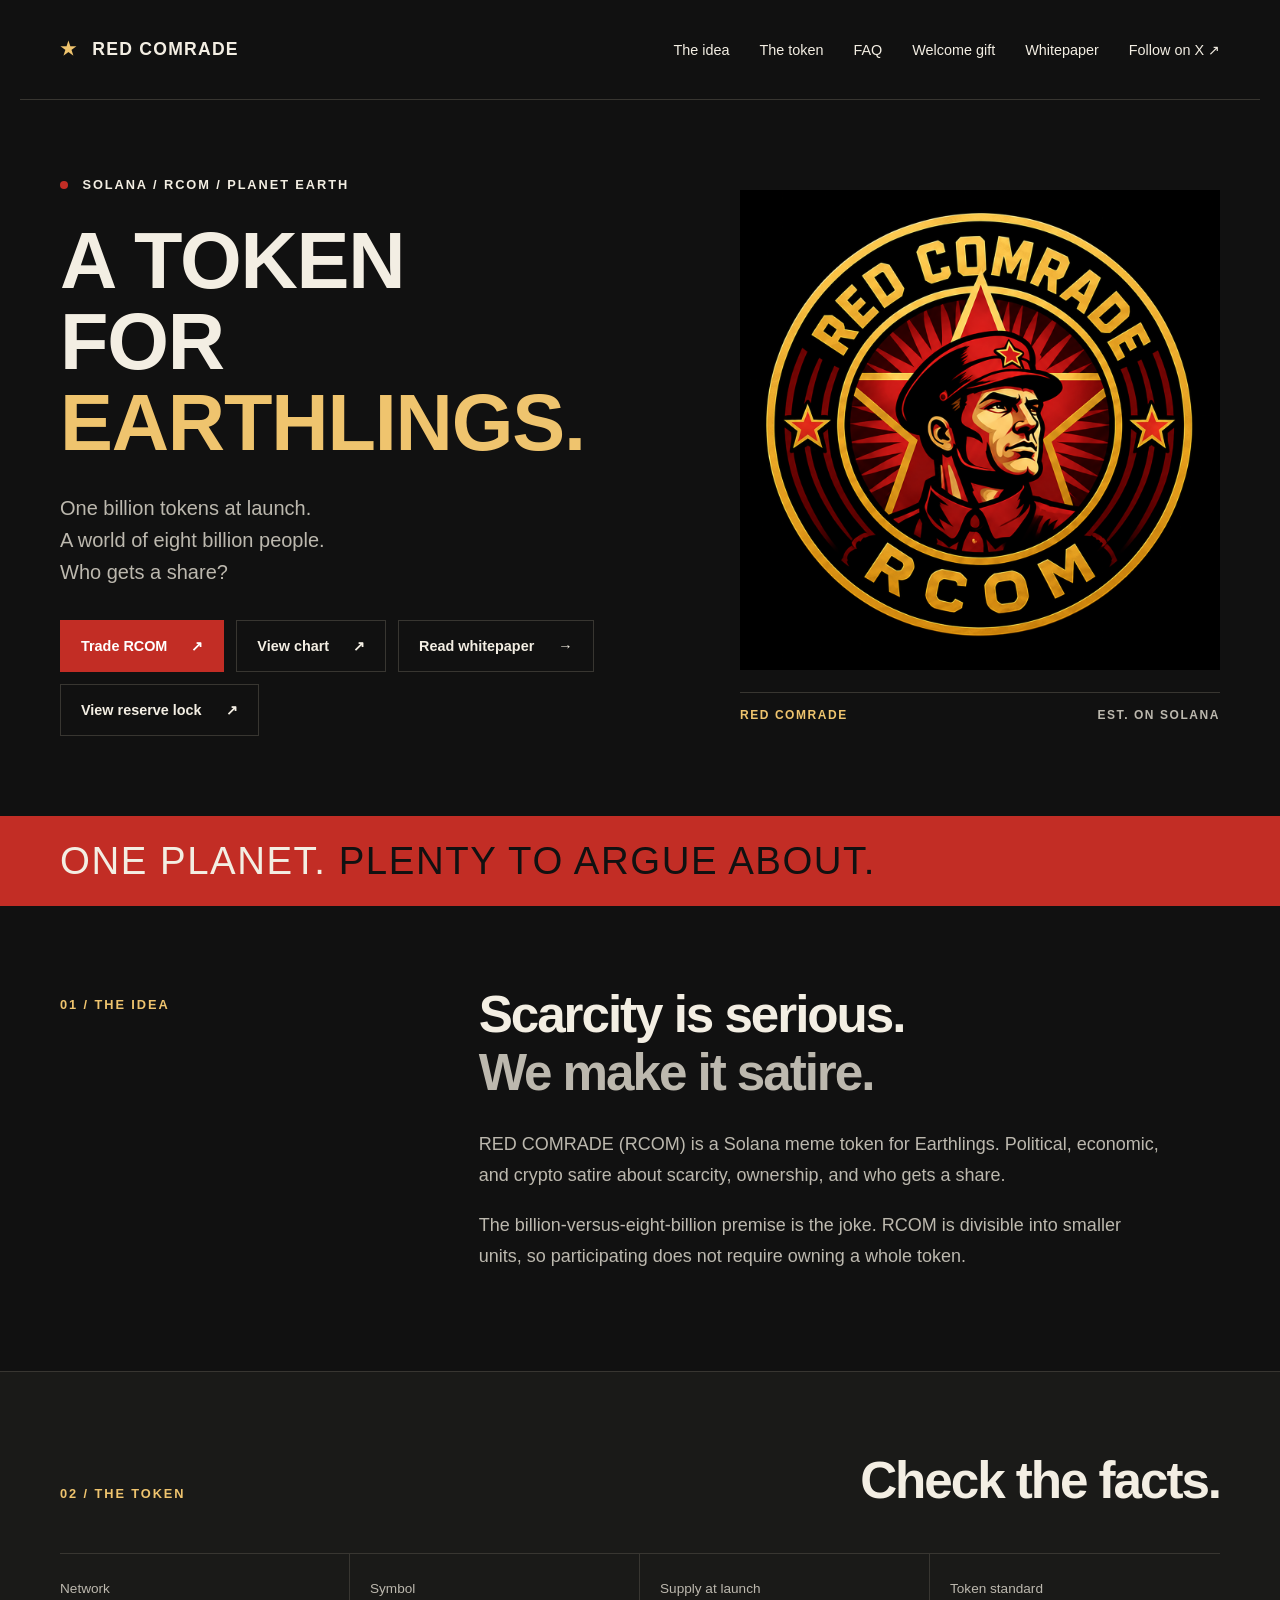
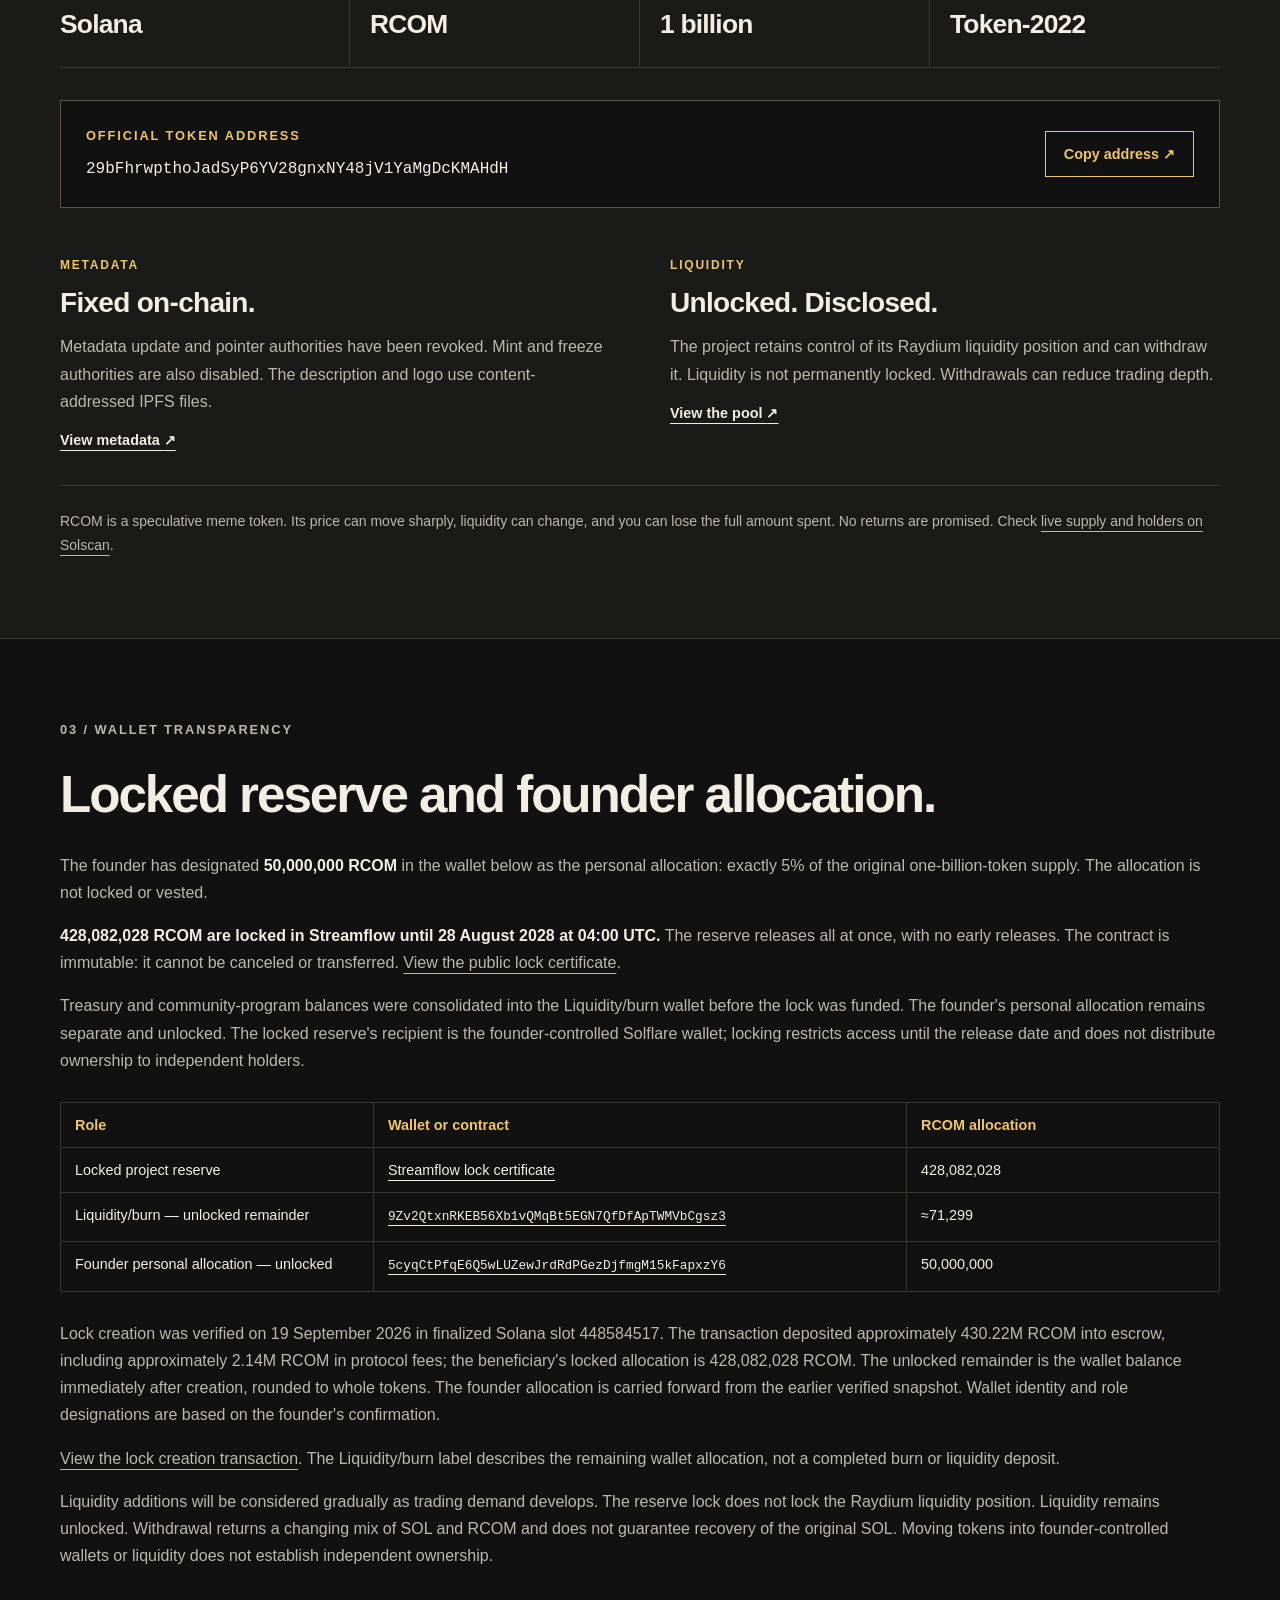
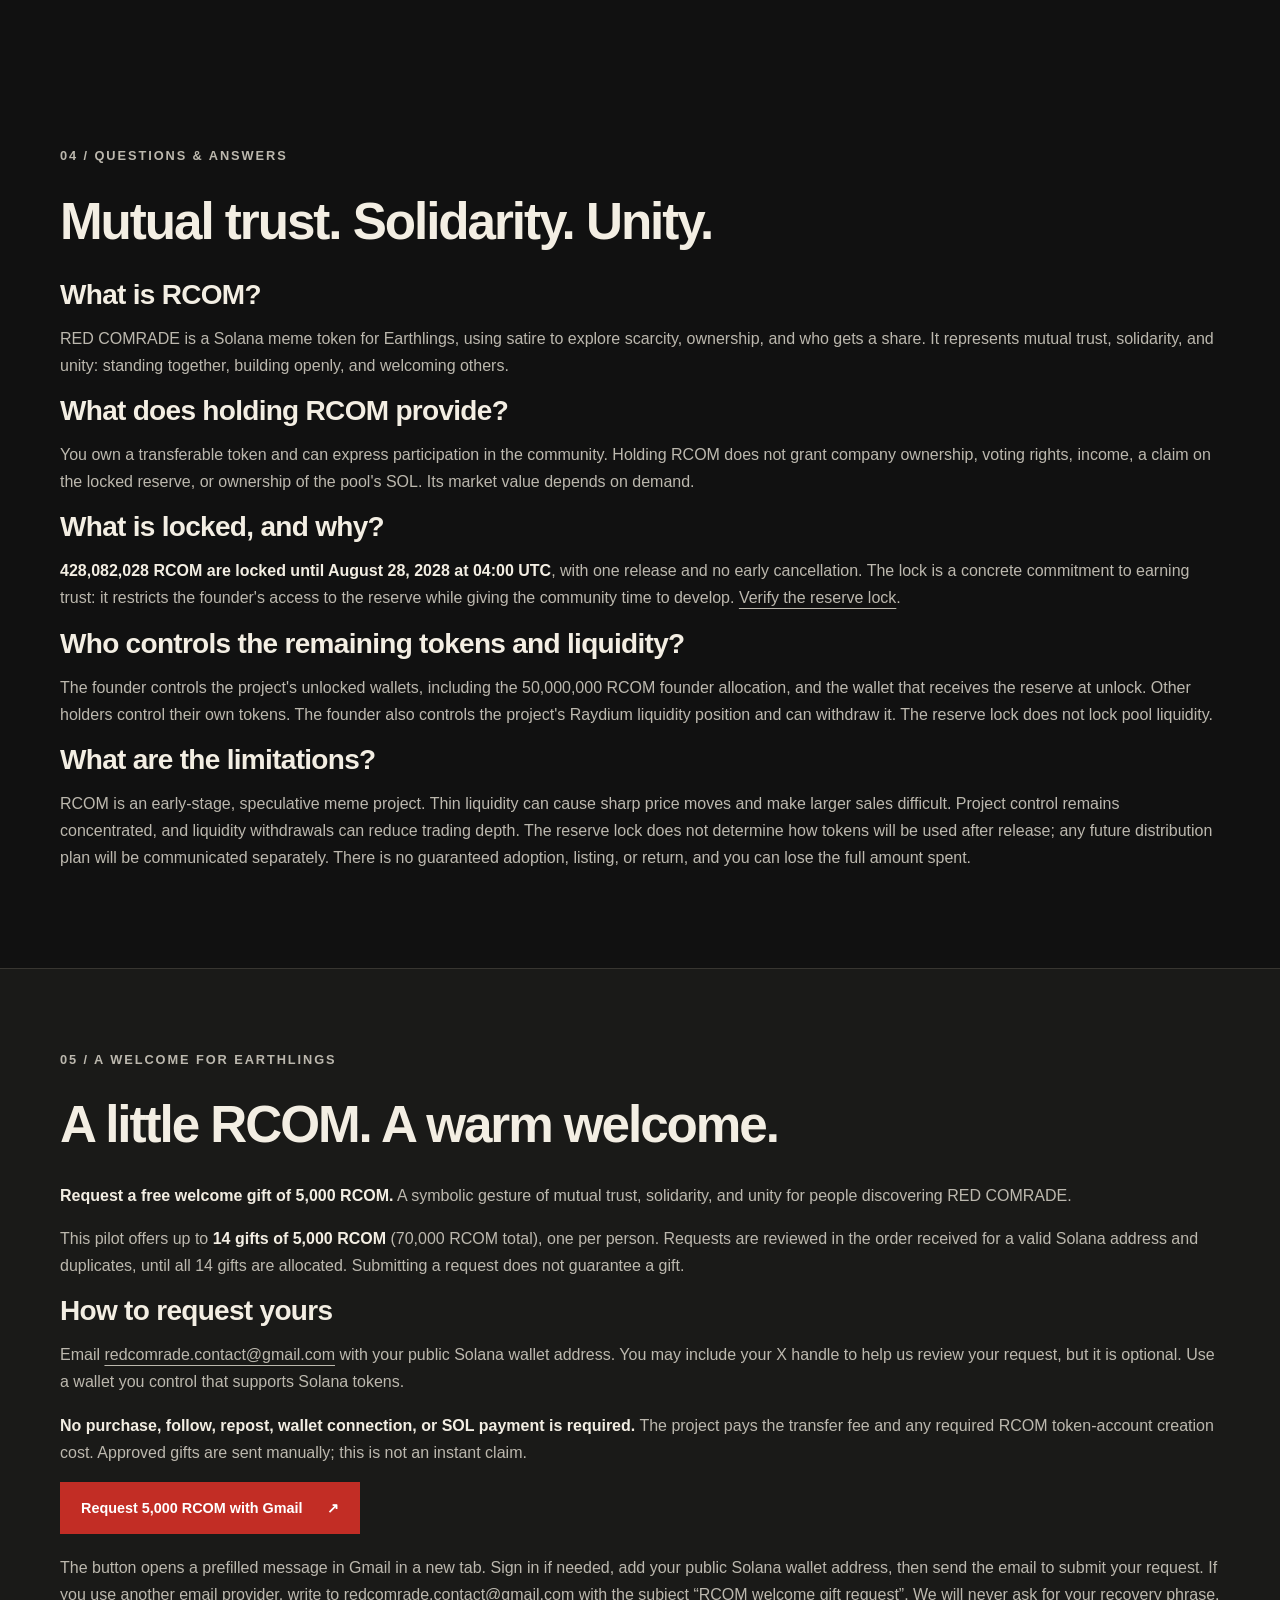
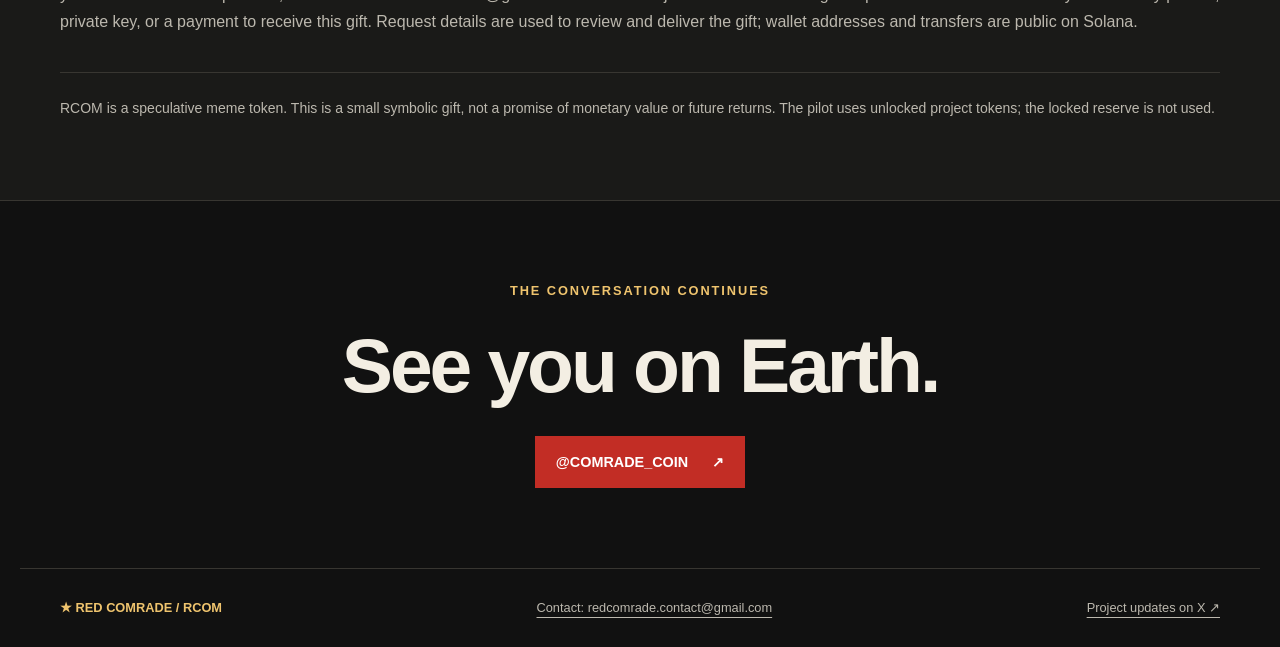
<file: index.html>
<!doctype html>
<html lang="en">
<head>
  <meta charset="utf-8">
  <meta name="viewport" content="width=device-width, initial-scale=1">
  <meta name="theme-color" content="#111111">
  <meta name="description" content="RED COMRADE (RCOM): a Solana meme token for Earthlings. Political, economic, and crypto satire about scarcity, ownership, and who gets a share.">
  <title>RED COMRADE — A token for Earthlings</title>
  <link rel="icon" type="image/png" href="rcom.png">
  <link rel="stylesheet" href="styles.css">
  <script src="script.js" defer></script>
</head>
<body>
  <a class="skip" href="#main">Skip to content</a>
  <header class="header wrap">
    <a class="wordmark" href="#main" aria-label="Red Comrade home"><span aria-hidden="true">★</span> RED COMRADE</a>
    <nav aria-label="Main navigation"><a href="#the-idea">The idea</a><a href="#token">The token</a><a href="#faq">FAQ</a><a href="#welcome">Welcome gift</a><a href="RCOM_Whitepaper_v1_2.html">Whitepaper</a><a href="https://x.com/COMRADE_COIN">Follow on X <span aria-hidden="true">↗</span></a></nav>
  </header>
  <main id="main">
    <section class="hero wrap" aria-labelledby="hero-title">
      <div class="hero-copy">
        <p class="eyebrow"><span class="dot" aria-hidden="true"></span> SOLANA / RCOM / PLANET EARTH</p>
        <h1 id="hero-title">A TOKEN<br>FOR <span>EARTHLINGS.</span></h1>
        <p class="intro">One billion tokens at launch.<br>A world of eight billion people.<br>Who gets a share?</p>
        <div class="actions"><a class="button primary" href="https://raydium.io/swap/?inputMint=sol&amp;outputMint=29bFhrwpthoJadSyP6YV28gnxNY48jV1YaMgDcKMAHdH">Trade RCOM <span aria-hidden="true">↗</span></a><a class="button secondary" href="https://dexscreener.com/solana/7u9FtuyFCvZGZwcf8vFn8B1rCGfC2nbTqhdNB2GqDHBT">View chart <span aria-hidden="true">↗</span></a><a class="button secondary" href="RCOM_Whitepaper_v1_2.html">Read whitepaper <span aria-hidden="true">→</span></a><a class="button secondary" href="https://app.streamflow.finance/contract/solana/mainnet/4A154etofz5EJ3RWQbgVyPF78swhnXFYpw28WMJtf5F9">View reserve lock <span aria-hidden="true">↗</span></a></div>
      </div>
      <figure class="hero-art"><img src="rcom.png" width="512" height="512" alt="RED COMRADE gold coin emblem with a red-uniformed character and star"><figcaption>RED COMRADE <span>EST. ON SOLANA</span></figcaption></figure>
    </section>
    <div class="manifesto-strip"><div class="wrap">ONE PLANET. <span>PLENTY TO ARGUE ABOUT.</span></div></div>
    <section class="idea wrap section" id="the-idea" aria-labelledby="idea-title">
      <p class="eyebrow">01 / THE IDEA</p>
      <div><h2 id="idea-title">Scarcity is serious.<br><span>We make it satire.</span></h2><p>RED COMRADE (RCOM) is a Solana meme token for Earthlings. Political, economic, and crypto satire about scarcity, ownership, and who gets a share.</p><p>The billion-versus-eight-billion premise is the joke. RCOM is divisible into smaller units, so participating does not require owning a whole token.</p></div>
    </section>
    <section class="token-section" id="token" aria-labelledby="token-title"><div class="wrap section">
      <div class="section-heading"><p class="eyebrow">02 / THE TOKEN</p><h2 id="token-title">Check the facts.</h2></div>
      <dl class="facts"><div><dt>Network</dt><dd>Solana</dd></div><div><dt>Symbol</dt><dd>RCOM</dd></div><div><dt>Supply at launch</dt><dd>1 billion</dd></div><div><dt>Token standard</dt><dd>Token-2022</dd></div></dl>
      <div class="contract"><div><p class="eyebrow">OFFICIAL TOKEN ADDRESS</p><code id="mint">29bFhrwpthoJadSyP6YV28gnxNY48jV1YaMgDcKMAHdH</code></div><button id="copy" type="button">Copy address <span aria-hidden="true">↗</span></button></div><p id="copy-status" class="copy-status" role="status" aria-live="polite"></p>
      <div class="transparency">
        <article><span class="label">METADATA</span><h3>Fixed on-chain.</h3><p>Metadata update and pointer authorities have been revoked. Mint and freeze authorities are also disabled. The description and logo use content-addressed IPFS files.</p><a href="https://solscan.io/token/29bFhrwpthoJadSyP6YV28gnxNY48jV1YaMgDcKMAHdH#metadata">View metadata <span aria-hidden="true">↗</span></a></article>
        <article><span class="label">LIQUIDITY</span><h3>Unlocked. Disclosed.</h3><p>The project retains control of its Raydium liquidity position and can withdraw it. Liquidity is not permanently locked. Withdrawals can reduce trading depth.</p><a href="https://solscan.io/account/7u9FtuyFCvZGZwcf8vFn8B1rCGfC2nbTqhdNB2GqDHBT">View the pool <span aria-hidden="true">↗</span></a></article>
      </div>
      <p class="risk">RCOM is a speculative meme token. Its price can move sharply, liquidity can change, and you can lose the full amount spent. No returns are promised. Check <a href="https://solscan.io/token/29bFhrwpthoJadSyP6YV28gnxNY48jV1YaMgDcKMAHdH#holders">live supply and holders on Solscan</a>.</p>
    </div></section>
<section class="wrap section allocation" id="allocations" aria-labelledby="allocation-title"><p class="eyebrow">03 / WALLET TRANSPARENCY</p><h2 id="allocation-title">Locked reserve and founder allocation.</h2><p>The founder has designated <strong>50,000,000 RCOM</strong> in the wallet below as the personal allocation: exactly 5% of the original one-billion-token supply. The allocation is not locked or vested.</p>
<p><strong>428,082,028 RCOM are locked in Streamflow until 28 August 2028 at 04:00 UTC.</strong> The reserve releases all at once, with no early releases. The contract is immutable: it cannot be canceled or transferred. <a href="https://app.streamflow.finance/contract/solana/mainnet/4A154etofz5EJ3RWQbgVyPF78swhnXFYpw28WMJtf5F9">View the public lock certificate</a>.</p>
<p>Treasury and community-program balances were consolidated into the Liquidity/burn wallet before the lock was funded. The founder's personal allocation remains separate and unlocked. The locked reserve's recipient is the founder-controlled Solflare wallet; locking restricts access until the release date and does not distribute ownership to independent holders.</p>
<div class="allocation-table"><table><thead><tr><th scope="col">Role</th><th scope="col">Wallet or contract</th><th scope="col">RCOM allocation</th></tr></thead><tbody>
<tr><td>Locked project reserve</td><td><a href="https://app.streamflow.finance/contract/solana/mainnet/4A154etofz5EJ3RWQbgVyPF78swhnXFYpw28WMJtf5F9">Streamflow lock certificate</a></td><td>428,082,028</td></tr>
<tr><td>Liquidity/burn — unlocked remainder</td><td><a href="https://solscan.io/account/9Zv2QtxnRKEB56Xb1vQMqBt5EGN7QfDfApTWMVbCgsz3"><code>9Zv2QtxnRKEB56Xb1vQMqBt5EGN7QfDfApTWMVbCgsz3</code></a></td><td>≈71,299</td></tr>
<tr><td>Founder personal allocation — unlocked</td><td><a href="https://solscan.io/account/5cyqCtPfqE6Q5wLUZewJrdRdPGezDjfmgM15kFapxzY6"><code>5cyqCtPfqE6Q5wLUZewJrdRdPGezDjfmgM15kFapxzY6</code></a></td><td>50,000,000</td></tr>
</tbody></table></div>
<p>Lock creation was verified on 19 September 2026 in finalized Solana slot 448584517. The transaction deposited approximately 430.22M RCOM into escrow, including approximately 2.14M RCOM in protocol fees; the beneficiary's locked allocation is 428,082,028 RCOM. The unlocked remainder is the wallet balance immediately after creation, rounded to whole tokens. The founder allocation is carried forward from the earlier verified snapshot. Wallet identity and role designations are based on the founder's confirmation.</p>
<p><a href="https://solscan.io/tx/2r5zMevpUhN2Wq65ws9xhMdoJpMDfSimsSTNWtdnDmpC1exQnAHmxWYji3H25GKHFbvf8rBh6dhAeTpeaRop3VWC">View the lock creation transaction</a>. The Liquidity/burn label describes the remaining wallet allocation, not a completed burn or liquidity deposit.</p>
<p>Liquidity additions will be considered gradually as trading demand develops. The reserve lock does not lock the Raydium liquidity position. Liquidity remains unlocked. Withdrawal returns a changing mix of SOL and RCOM and does not guarantee recovery of the original SOL. Moving tokens into founder-controlled wallets or liquidity does not establish independent ownership.</p></section>
    <section class="wrap section allocation" id="faq" aria-labelledby="faq-title">
      <p class="eyebrow">04 / QUESTIONS &amp; ANSWERS</p>
      <h2 id="faq-title">Mutual trust. Solidarity. Unity.</h2>
      <h3>What is RCOM?</h3>
      <p>RED COMRADE is a Solana meme token for Earthlings, using satire to explore scarcity, ownership, and who gets a share. It represents mutual trust, solidarity, and unity: standing together, building openly, and welcoming others.</p>
      <h3>What does holding RCOM provide?</h3>
      <p>You own a transferable token and can express participation in the community. Holding RCOM does not grant company ownership, voting rights, income, a claim on the locked reserve, or ownership of the pool's SOL. Its market value depends on demand.</p>
      <h3>What is locked, and why?</h3>
      <p><strong>428,082,028 RCOM are locked until August 28, 2028 at 04:00 UTC</strong>, with one release and no early cancellation. The lock is a concrete commitment to earning trust: it restricts the founder's access to the reserve while giving the community time to develop. <a href="https://app.streamflow.finance/contract/solana/mainnet/4A154etofz5EJ3RWQbgVyPF78swhnXFYpw28WMJtf5F9">Verify the reserve lock</a>.</p>
      <h3>Who controls the remaining tokens and liquidity?</h3>
      <p>The founder controls the project's unlocked wallets, including the 50,000,000 RCOM founder allocation, and the wallet that receives the reserve at unlock. Other holders control their own tokens. The founder also controls the project's Raydium liquidity position and can withdraw it. The reserve lock does not lock pool liquidity.</p>
      <h3>What are the limitations?</h3>
      <p>RCOM is an early-stage, speculative meme project. Thin liquidity can cause sharp price moves and make larger sales difficult. Project control remains concentrated, and liquidity withdrawals can reduce trading depth. The reserve lock does not determine how tokens will be used after release; any future distribution plan will be communicated separately. There is no guaranteed adoption, listing, or return, and you can lose the full amount spent.</p>
    </section>
    <section class="token-section" id="welcome" aria-labelledby="welcome-title"><div class="wrap section allocation">
      <p class="eyebrow">05 / A WELCOME FOR EARTHLINGS</p>
      <h2 id="welcome-title">A little RCOM. A warm welcome.</h2>
      <p><strong>Request a free welcome gift of 5,000 RCOM.</strong> A symbolic gesture of mutual trust, solidarity, and unity for people discovering RED COMRADE.</p>
      <p>This pilot offers up to <strong>14 gifts of 5,000 RCOM</strong> (70,000 RCOM total), one per person. Requests are reviewed in the order received for a valid Solana address and duplicates, until all 14 gifts are allocated. Submitting a request does not guarantee a gift.</p>
      <h3>How to request yours</h3>
      <p>Email <a href="mailto:redcomrade.contact@gmail.com">redcomrade.contact@gmail.com</a> with your public Solana wallet address. You may include your X handle to help us review your request, but it is optional. Use a wallet you control that supports Solana tokens.</p>
      <p><strong>No purchase, follow, repost, wallet connection, or SOL payment is required.</strong> The project pays the transfer fee and any required RCOM token-account creation cost. Approved gifts are sent manually; this is not an instant claim.</p>
      <a class="button primary" href="https://mail.google.com/mail/?view=cm&amp;fs=1&amp;to=redcomrade.contact%40gmail.com&amp;su=RCOM%20welcome%20gift%20request&amp;body=I%27d%20like%20to%20request%20the%205%2C000%20RCOM%20welcome%20gift.%0A%0AMy%20public%20Solana%20wallet%20address%3A%20%0AOptional%20X%20handle%3A%20%0A%0AI%20confirm%20this%20is%20my%20wallet%20and%20I%20have%20not%20requested%20another%20welcome%20gift." target="_blank" rel="noopener noreferrer">Request 5,000 RCOM with Gmail <span aria-hidden="true">↗</span></a>
      <p style="margin-top:20px">The button opens a prefilled message in Gmail in a new tab. Sign in if needed, add your public Solana wallet address, then send the email to submit your request. If you use another email provider, write to redcomrade.contact@gmail.com with the subject “RCOM welcome gift request”. We will never ask for your recovery phrase, private key, or a payment to receive this gift. Request details are used to review and deliver the gift; wallet addresses and transfers are public on Solana.</p>
      <p class="risk">RCOM is a speculative meme token. This is a small symbolic gift, not a promise of monetary value or future returns. The pilot uses unlocked project tokens; the locked reserve is not used.</p>
    </div></section>
    <section class="closing wrap"><p class="eyebrow">THE CONVERSATION CONTINUES</p><h2>See you on Earth.</h2><a class="button primary" href="https://x.com/COMRADE_COIN">@COMRADE_COIN <span aria-hidden="true">↗</span></a></section>
  </main>
  <footer class="wrap footer"><span>★ RED COMRADE / RCOM</span><a href="mailto:redcomrade.contact@gmail.com">Contact: redcomrade.contact@gmail.com</a><a href="https://x.com/COMRADE_COIN">Project updates on X ↗</a></footer>
</body>
</html>
</file>
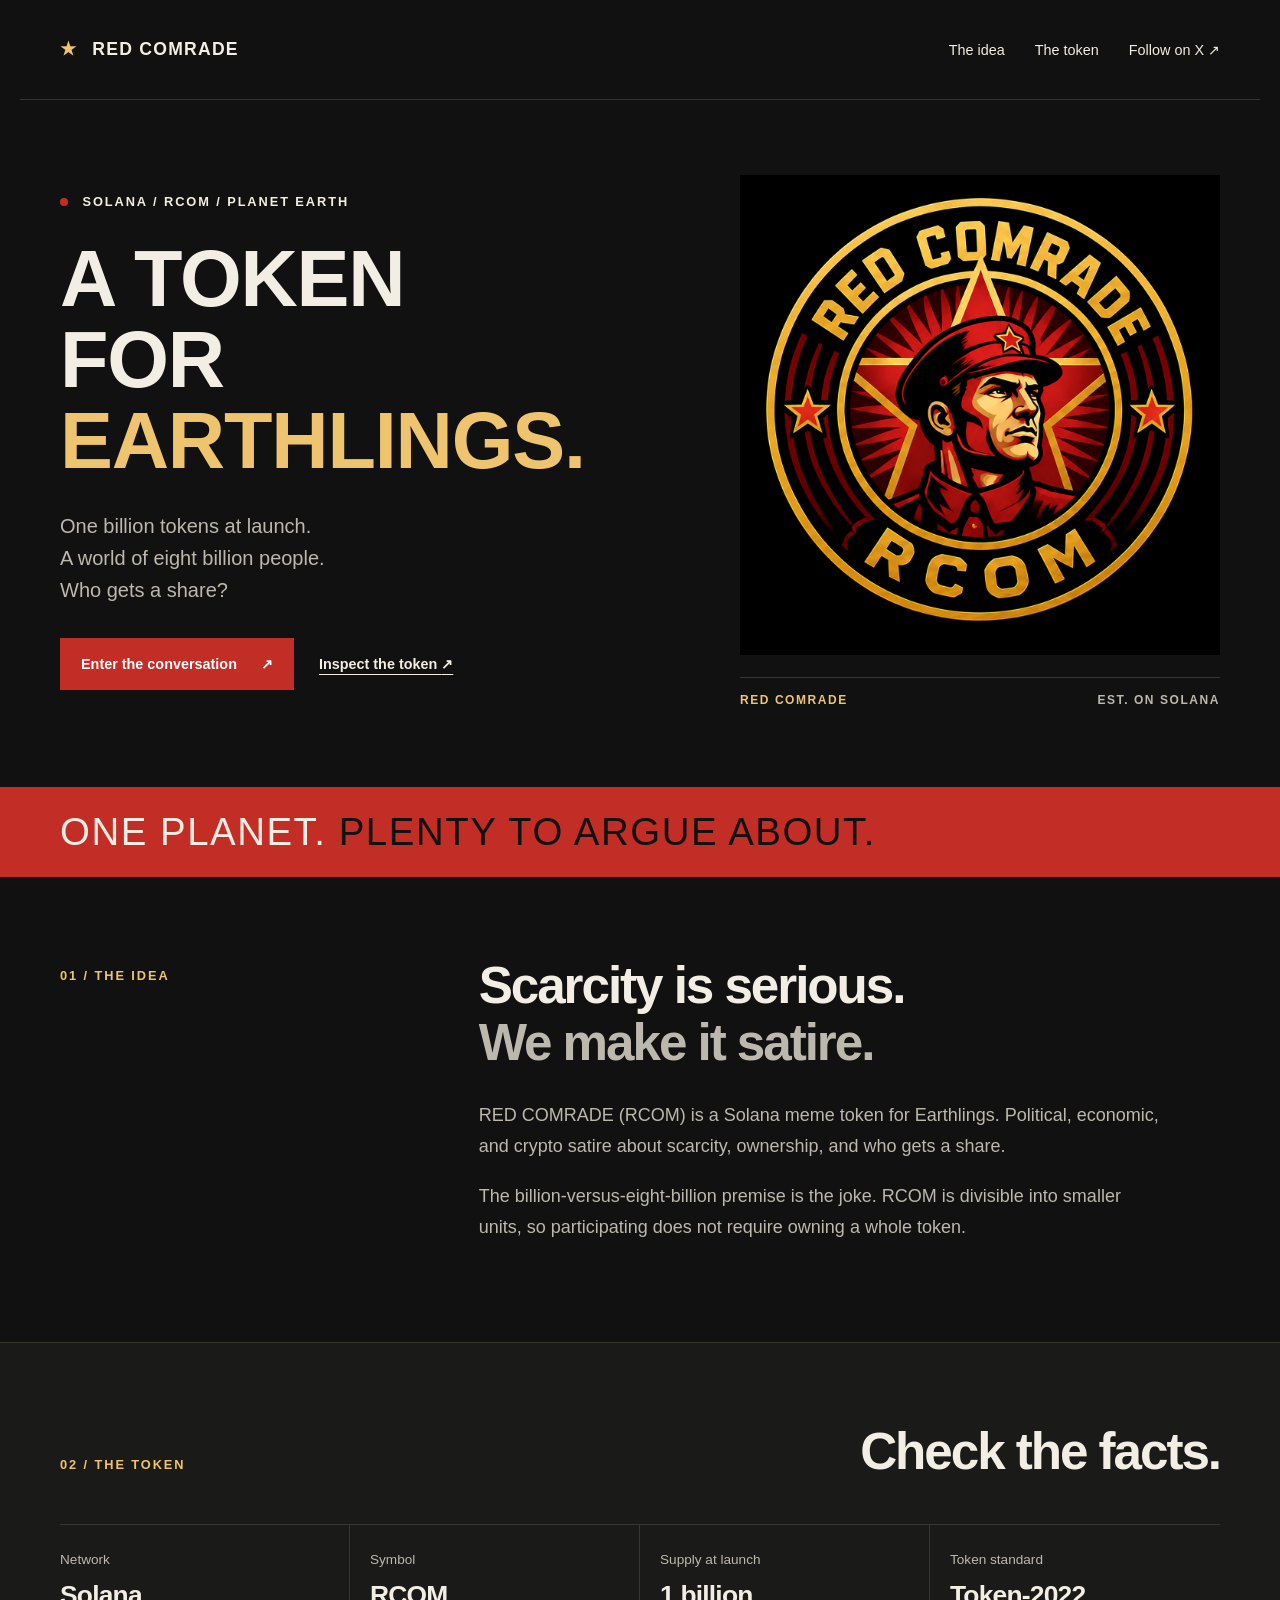
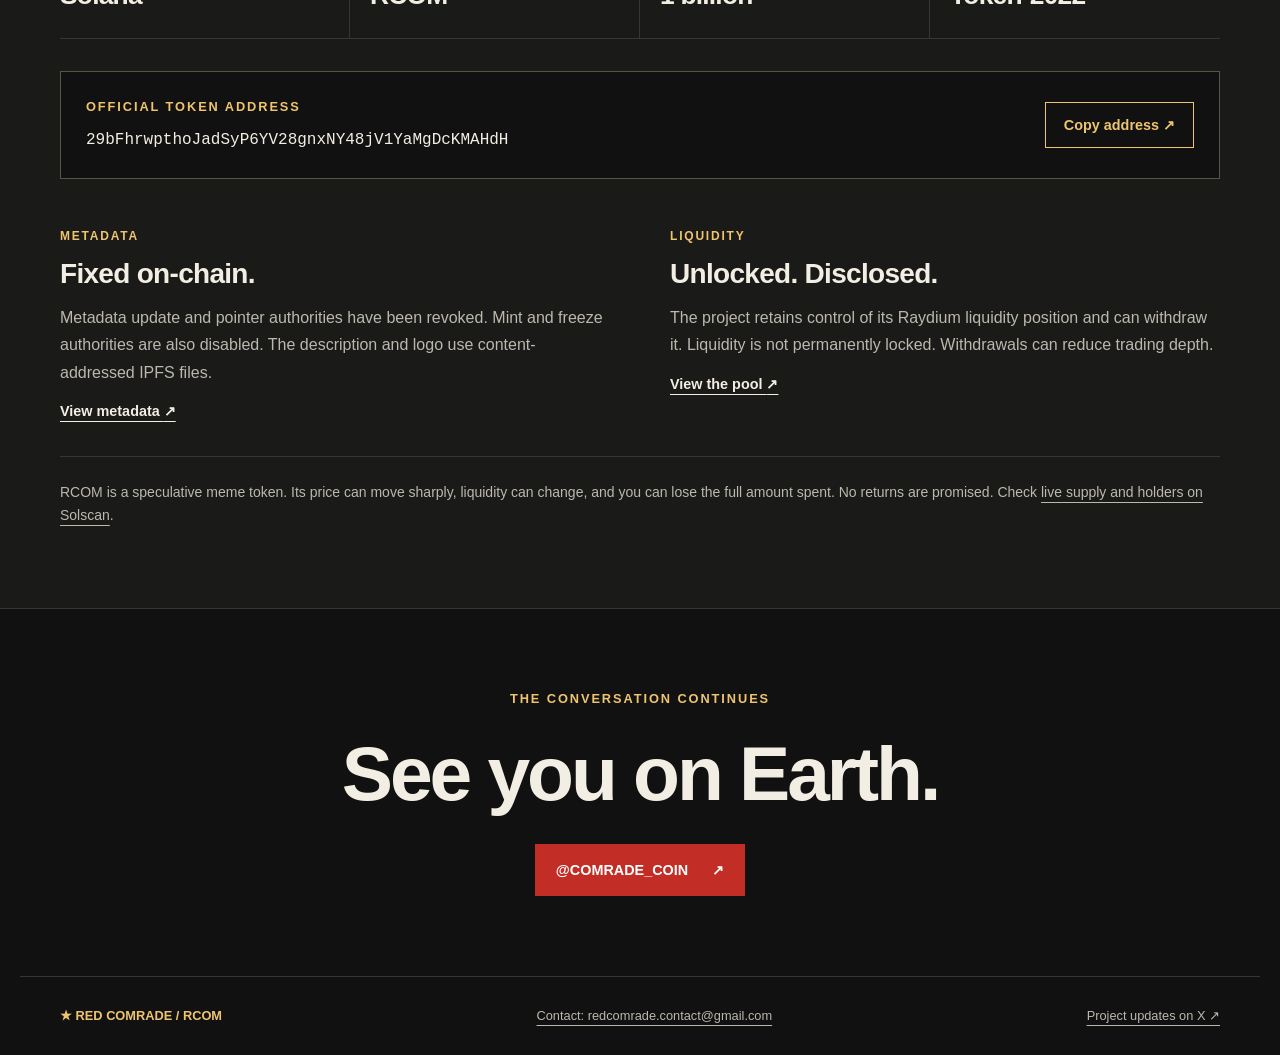
<file: rcom-website/index.html>
<!doctype html>
<html lang="en">
<head>
  <meta charset="utf-8">
  <meta name="viewport" content="width=device-width, initial-scale=1">
  <meta name="theme-color" content="#111111">
  <meta name="description" content="RED COMRADE (RCOM): a Solana meme token for Earthlings. Political, economic, and crypto satire about scarcity, ownership, and who gets a share.">
  <title>RED COMRADE — A token for Earthlings</title>
  <link rel="icon" type="image/png" href="rcom.png">
  <link rel="stylesheet" href="styles.css">
  <script src="script.js" defer></script>
</head>
<body>
  <a class="skip" href="#main">Skip to content</a>
  <header class="header wrap">
    <a class="wordmark" href="#main" aria-label="Red Comrade home"><span aria-hidden="true">★</span> RED COMRADE</a>
    <nav aria-label="Main navigation"><a href="#the-idea">The idea</a><a href="#token">The token</a><a href="https://x.com/COMRADE_COIN">Follow on X <span aria-hidden="true">↗</span></a></nav>
  </header>
  <main id="main">
    <section class="hero wrap" aria-labelledby="hero-title">
      <div class="hero-copy">
        <p class="eyebrow"><span class="dot" aria-hidden="true"></span> SOLANA / RCOM / PLANET EARTH</p>
        <h1 id="hero-title">A TOKEN<br>FOR <span>EARTHLINGS.</span></h1>
        <p class="intro">One billion tokens at launch.<br>A world of eight billion people.<br>Who gets a share?</p>
        <div class="actions"><a class="button primary" href="https://x.com/COMRADE_COIN">Enter the conversation <span aria-hidden="true">↗</span></a><a class="text-link" href="https://solscan.io/token/29bFhrwpthoJadSyP6YV28gnxNY48jV1YaMgDcKMAHdH">Inspect the token <span aria-hidden="true">↗</span></a></div>
      </div>
      <figure class="hero-art"><img src="rcom.png" width="512" height="512" alt="RED COMRADE gold coin emblem with a red-uniformed character and star"><figcaption>RED COMRADE <span>EST. ON SOLANA</span></figcaption></figure>
    </section>
    <div class="manifesto-strip"><div class="wrap">ONE PLANET. <span>PLENTY TO ARGUE ABOUT.</span></div></div>
    <section class="idea wrap section" id="the-idea" aria-labelledby="idea-title">
      <p class="eyebrow">01 / THE IDEA</p>
      <div><h2 id="idea-title">Scarcity is serious.<br><span>We make it satire.</span></h2><p>RED COMRADE (RCOM) is a Solana meme token for Earthlings. Political, economic, and crypto satire about scarcity, ownership, and who gets a share.</p><p>The billion-versus-eight-billion premise is the joke. RCOM is divisible into smaller units, so participating does not require owning a whole token.</p></div>
    </section>
    <section class="token-section" id="token" aria-labelledby="token-title"><div class="wrap section">
      <div class="section-heading"><p class="eyebrow">02 / THE TOKEN</p><h2 id="token-title">Check the facts.</h2></div>
      <dl class="facts"><div><dt>Network</dt><dd>Solana</dd></div><div><dt>Symbol</dt><dd>RCOM</dd></div><div><dt>Supply at launch</dt><dd>1 billion</dd></div><div><dt>Token standard</dt><dd>Token-2022</dd></div></dl>
      <div class="contract"><div><p class="eyebrow">OFFICIAL TOKEN ADDRESS</p><code id="mint">29bFhrwpthoJadSyP6YV28gnxNY48jV1YaMgDcKMAHdH</code></div><button id="copy" type="button">Copy address <span aria-hidden="true">↗</span></button></div><p id="copy-status" class="copy-status" role="status" aria-live="polite"></p>
      <div class="transparency">
        <article><span class="label">METADATA</span><h3>Fixed on-chain.</h3><p>Metadata update and pointer authorities have been revoked. Mint and freeze authorities are also disabled. The description and logo use content-addressed IPFS files.</p><a href="https://solscan.io/token/29bFhrwpthoJadSyP6YV28gnxNY48jV1YaMgDcKMAHdH#metadata">View metadata <span aria-hidden="true">↗</span></a></article>
        <article><span class="label">LIQUIDITY</span><h3>Unlocked. Disclosed.</h3><p>The project retains control of its Raydium liquidity position and can withdraw it. Liquidity is not permanently locked. Withdrawals can reduce trading depth.</p><a href="https://solscan.io/account/7u9FtuyFCvZGZwcf8vFn8B1rCGfC2nbTqhdNB2GqDHBT">View the pool <span aria-hidden="true">↗</span></a></article>
      </div>
      <p class="risk">RCOM is a speculative meme token. Its price can move sharply, liquidity can change, and you can lose the full amount spent. No returns are promised. Check <a href="https://solscan.io/token/29bFhrwpthoJadSyP6YV28gnxNY48jV1YaMgDcKMAHdH#holders">live supply and holders on Solscan</a>.</p>
    </div></section>
    <section class="closing wrap"><p class="eyebrow">THE CONVERSATION CONTINUES</p><h2>See you on Earth.</h2><a class="button primary" href="https://x.com/COMRADE_COIN">@COMRADE_COIN <span aria-hidden="true">↗</span></a></section>
  </main>
  <footer class="wrap footer"><span>★ RED COMRADE / RCOM</span><a href="mailto:redcomrade.contact@gmail.com">Contact: redcomrade.contact@gmail.com</a><a href="https://x.com/COMRADE_COIN">Project updates on X ↗</a></footer>
</body>
</html>
</file>
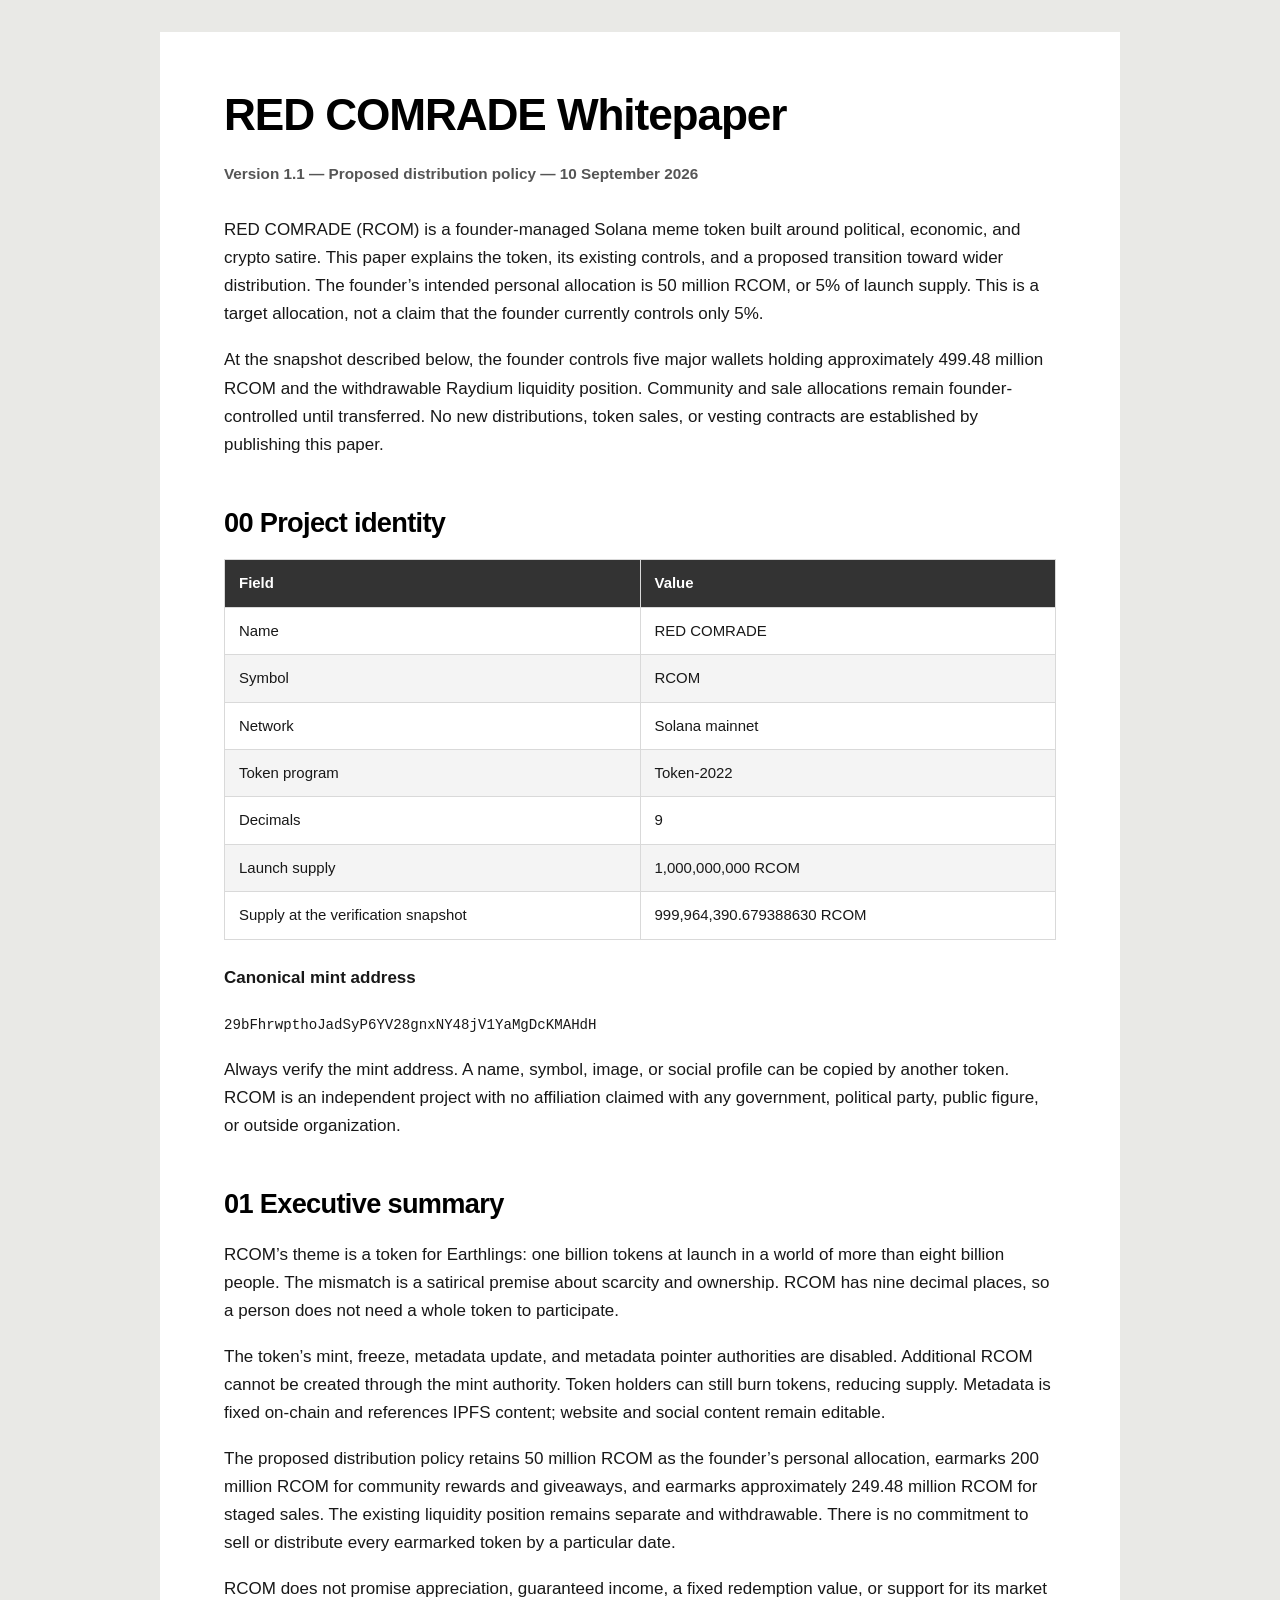
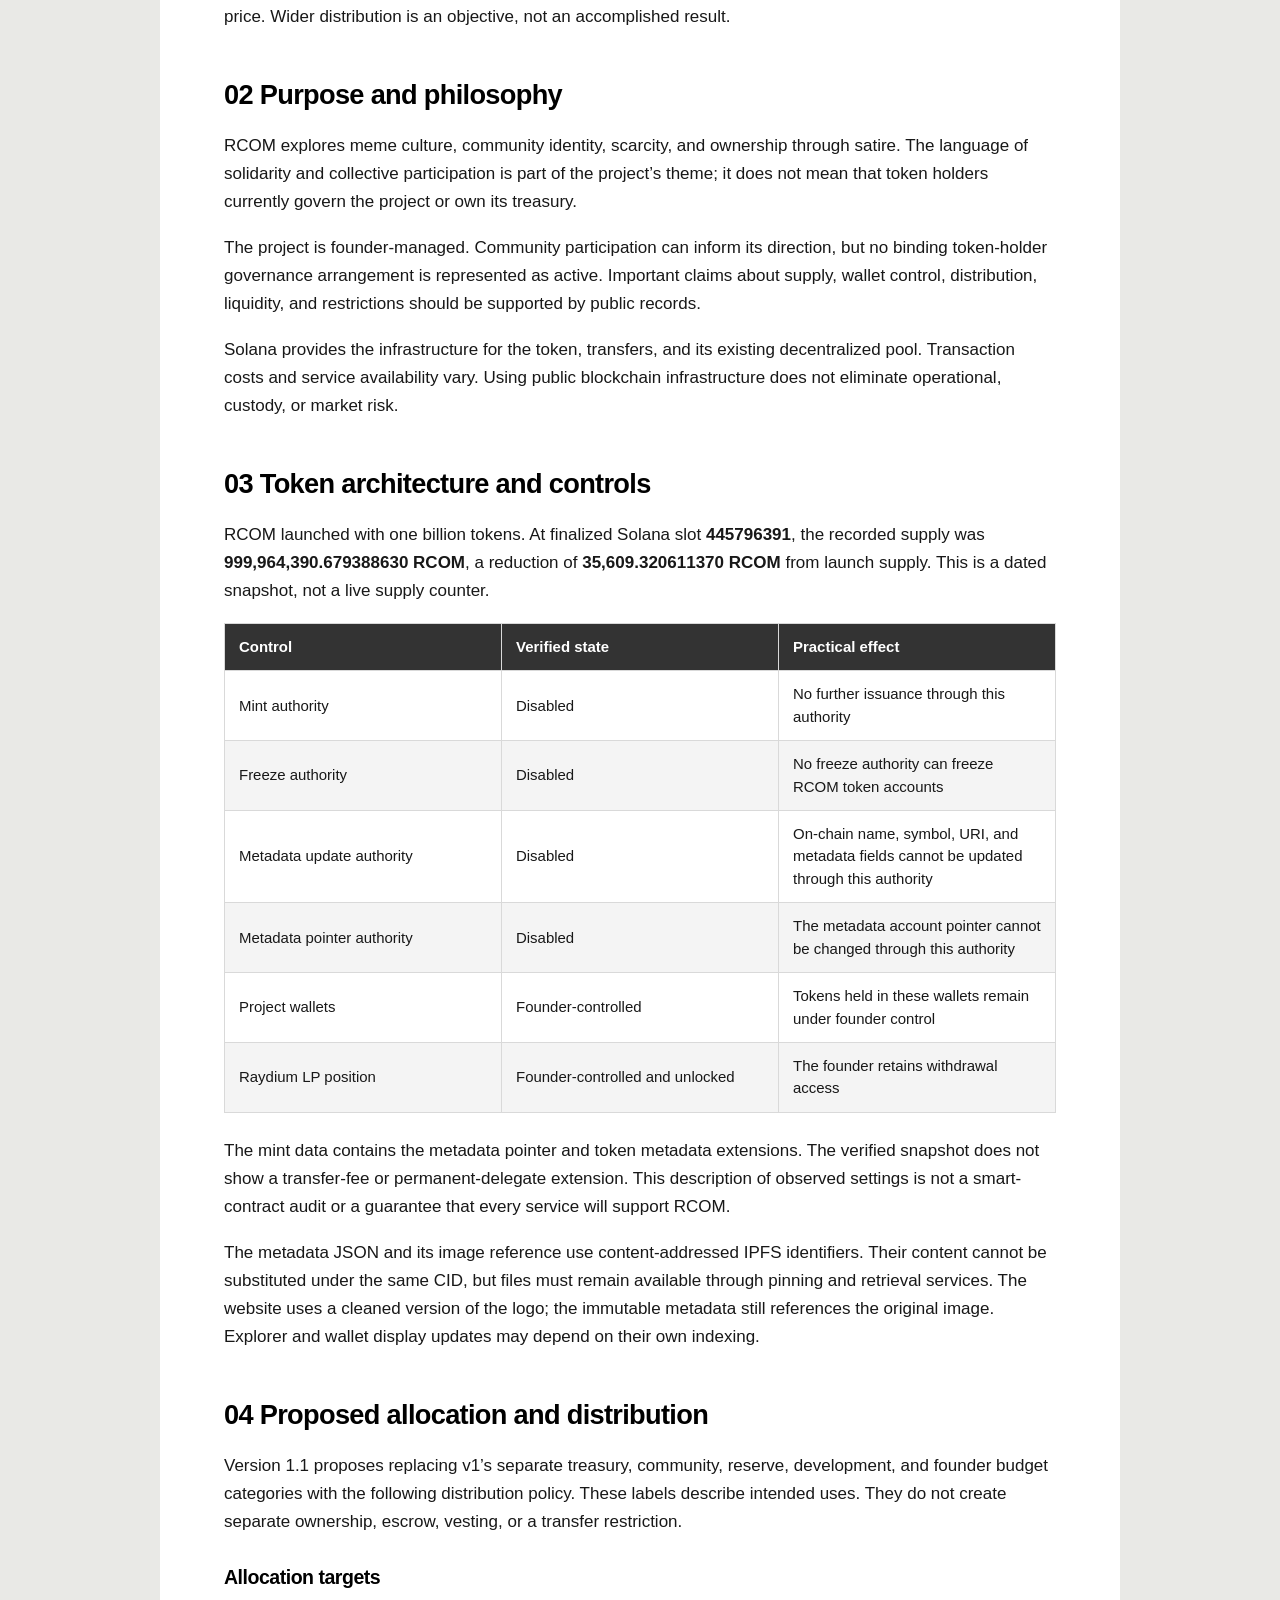
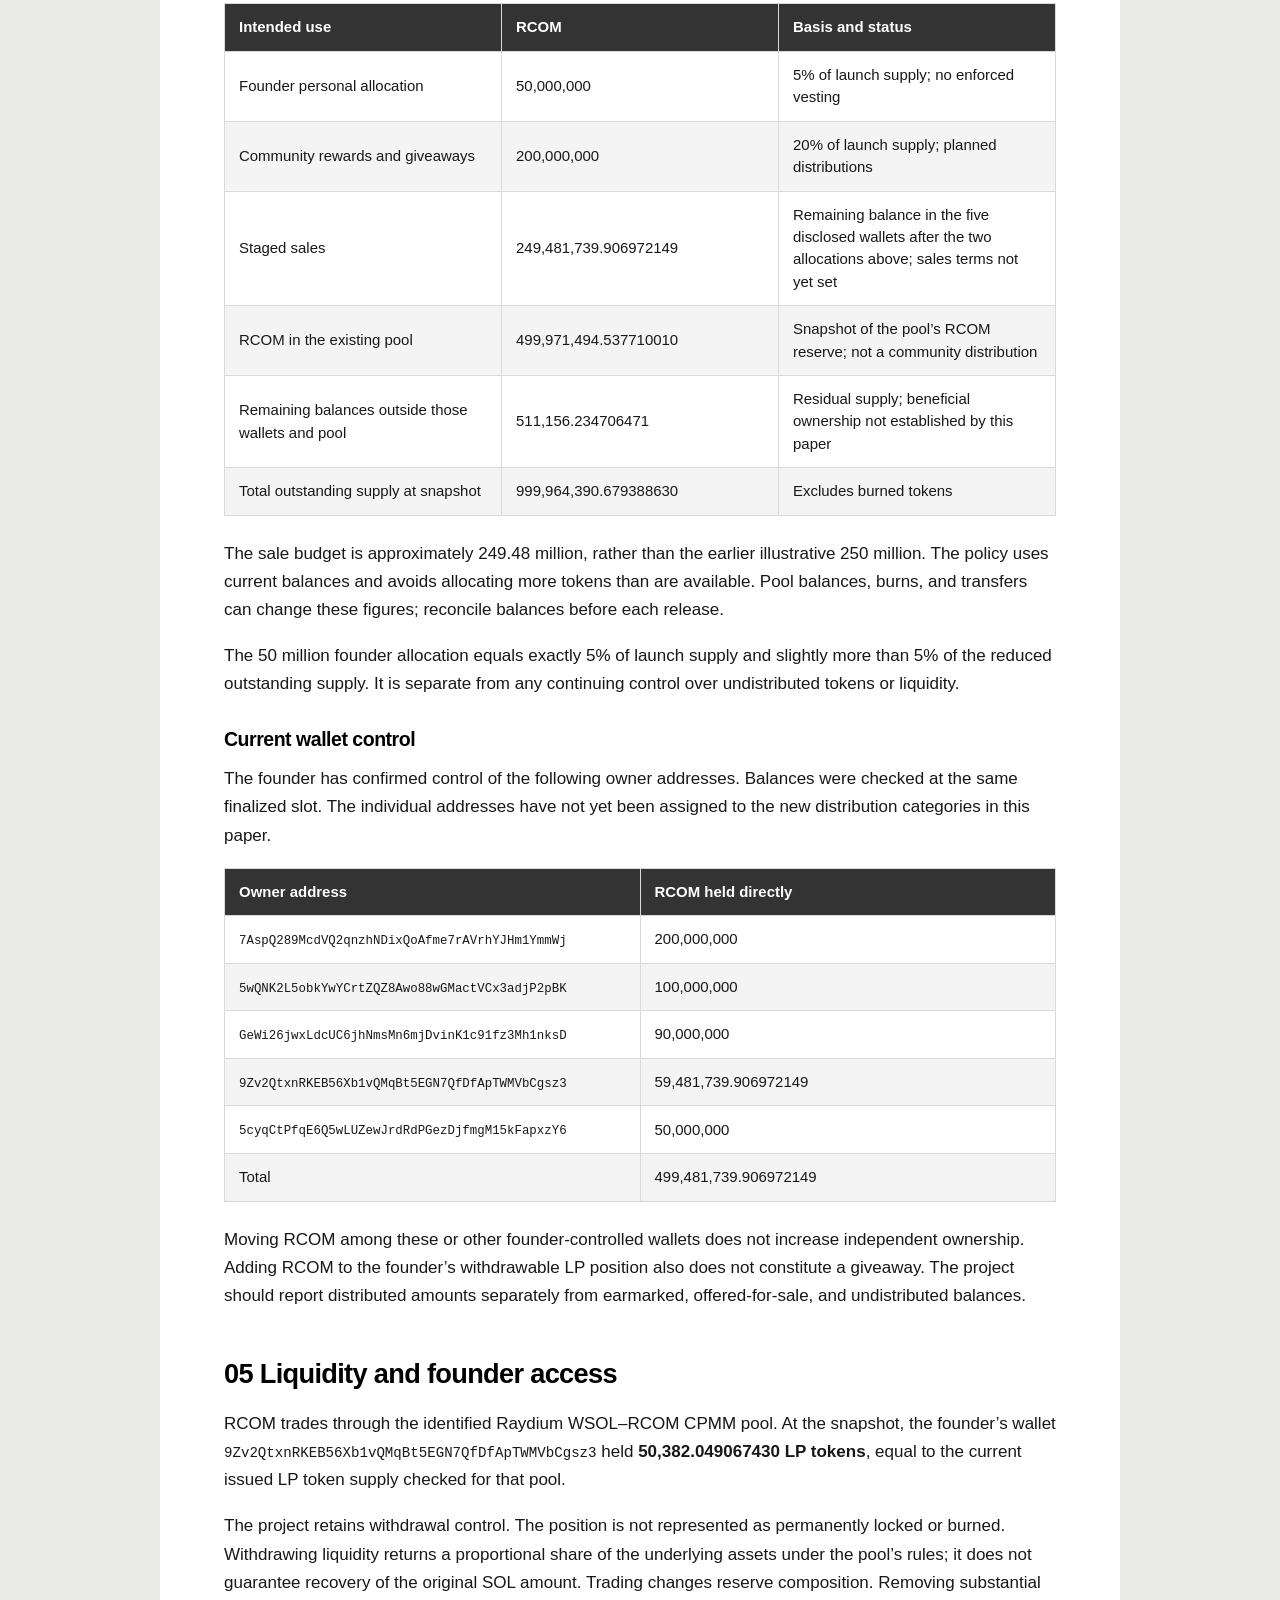
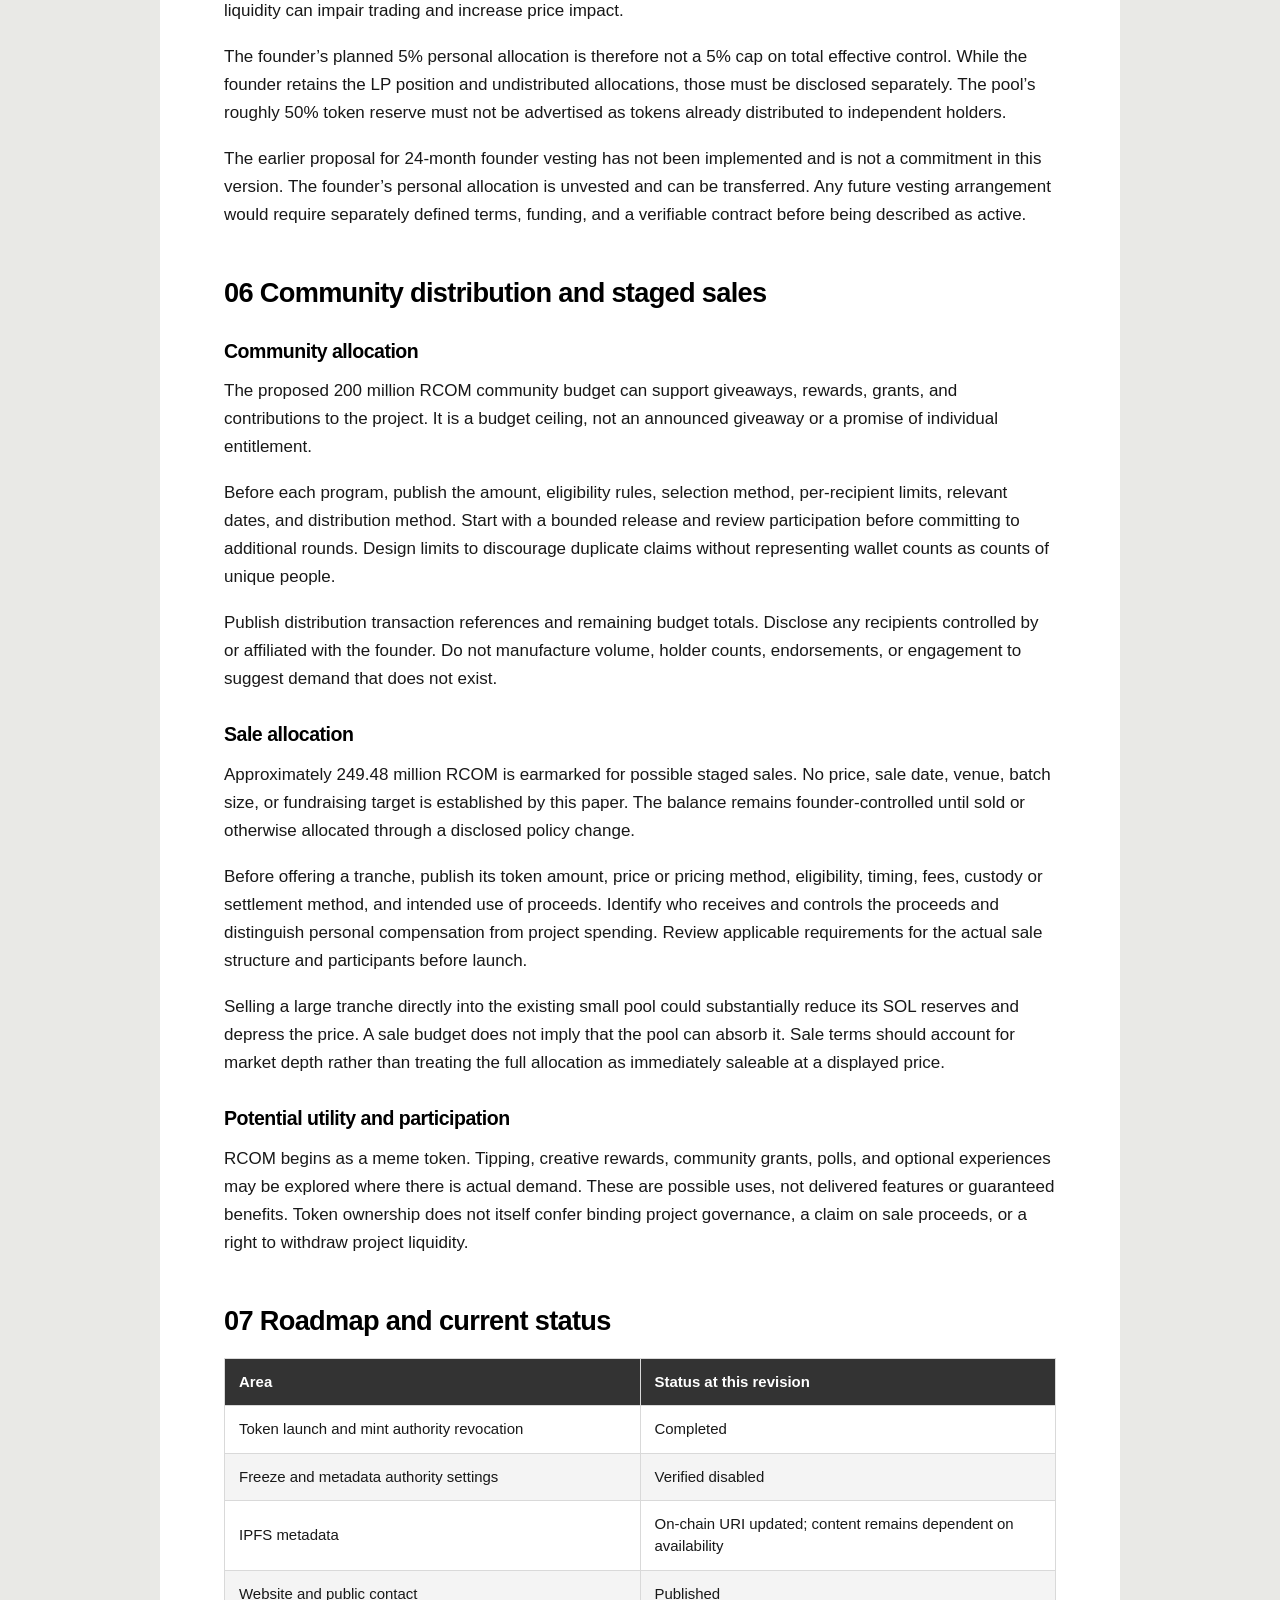
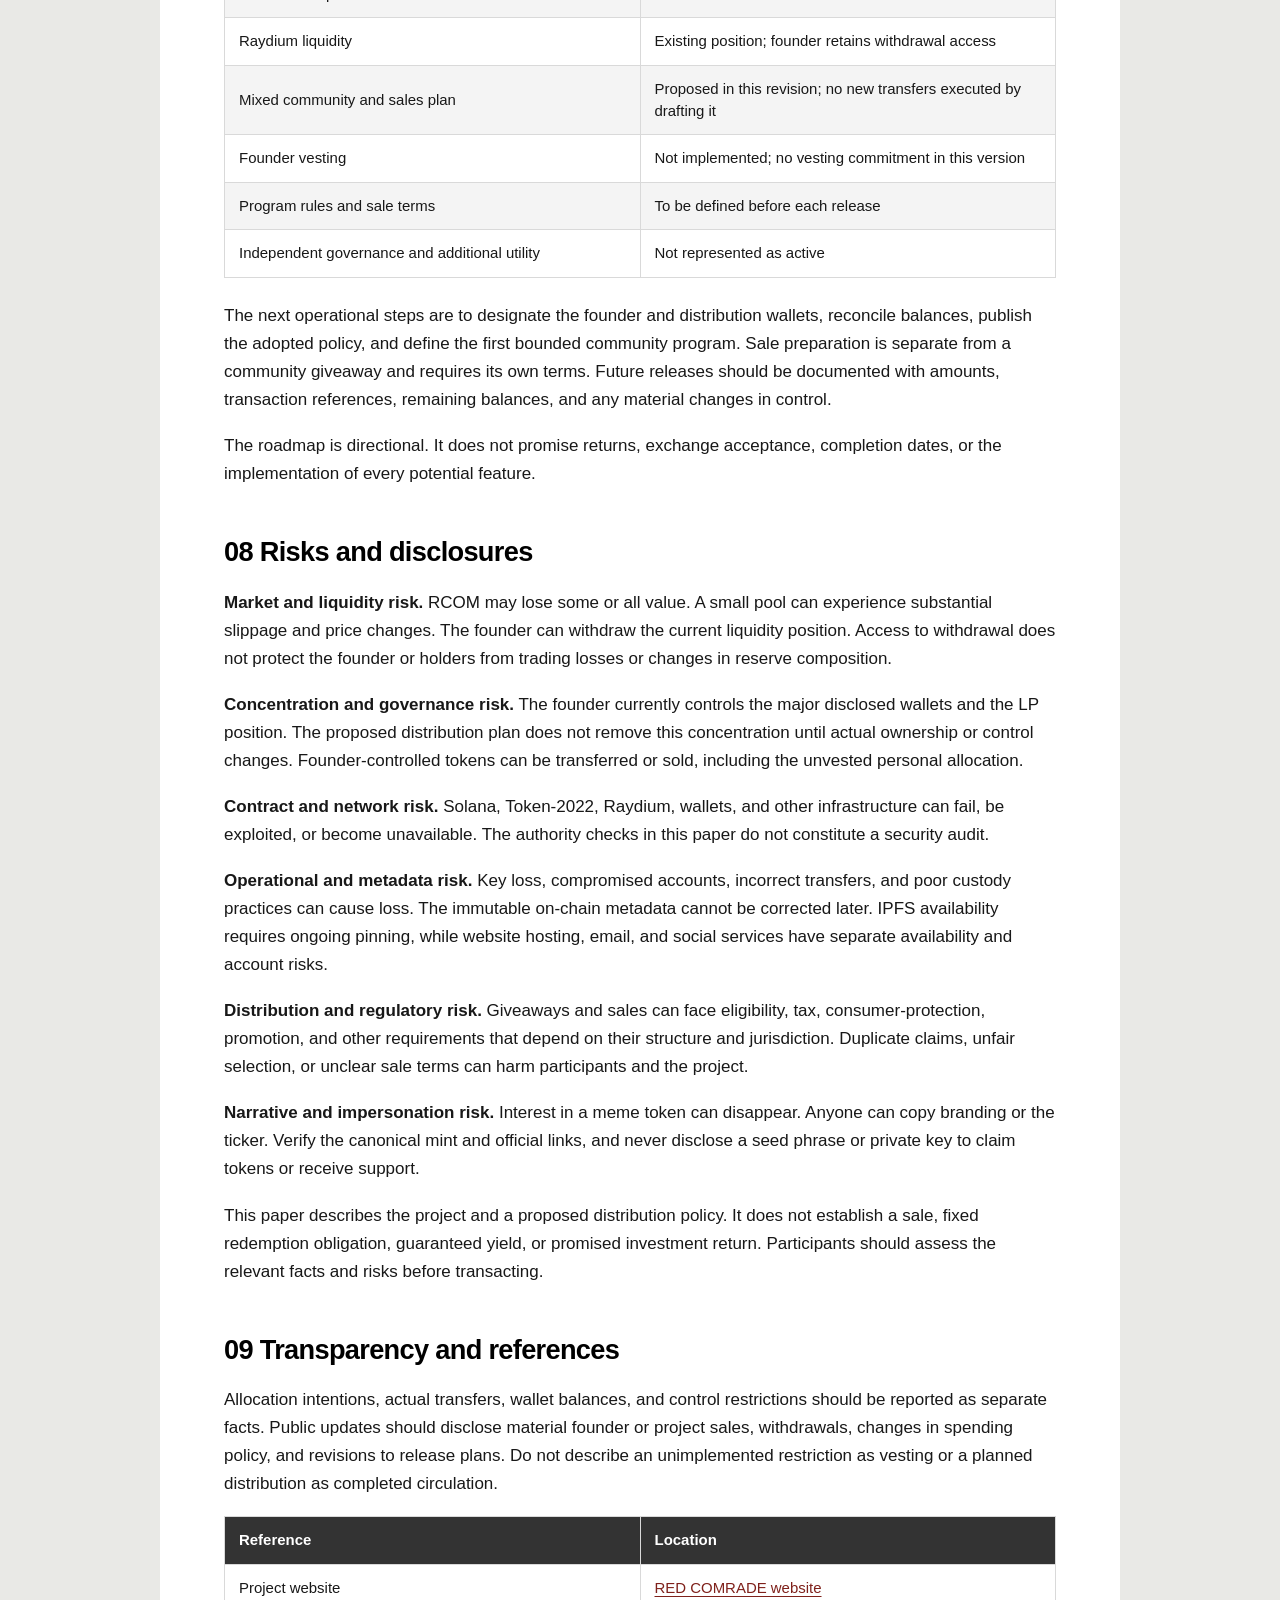
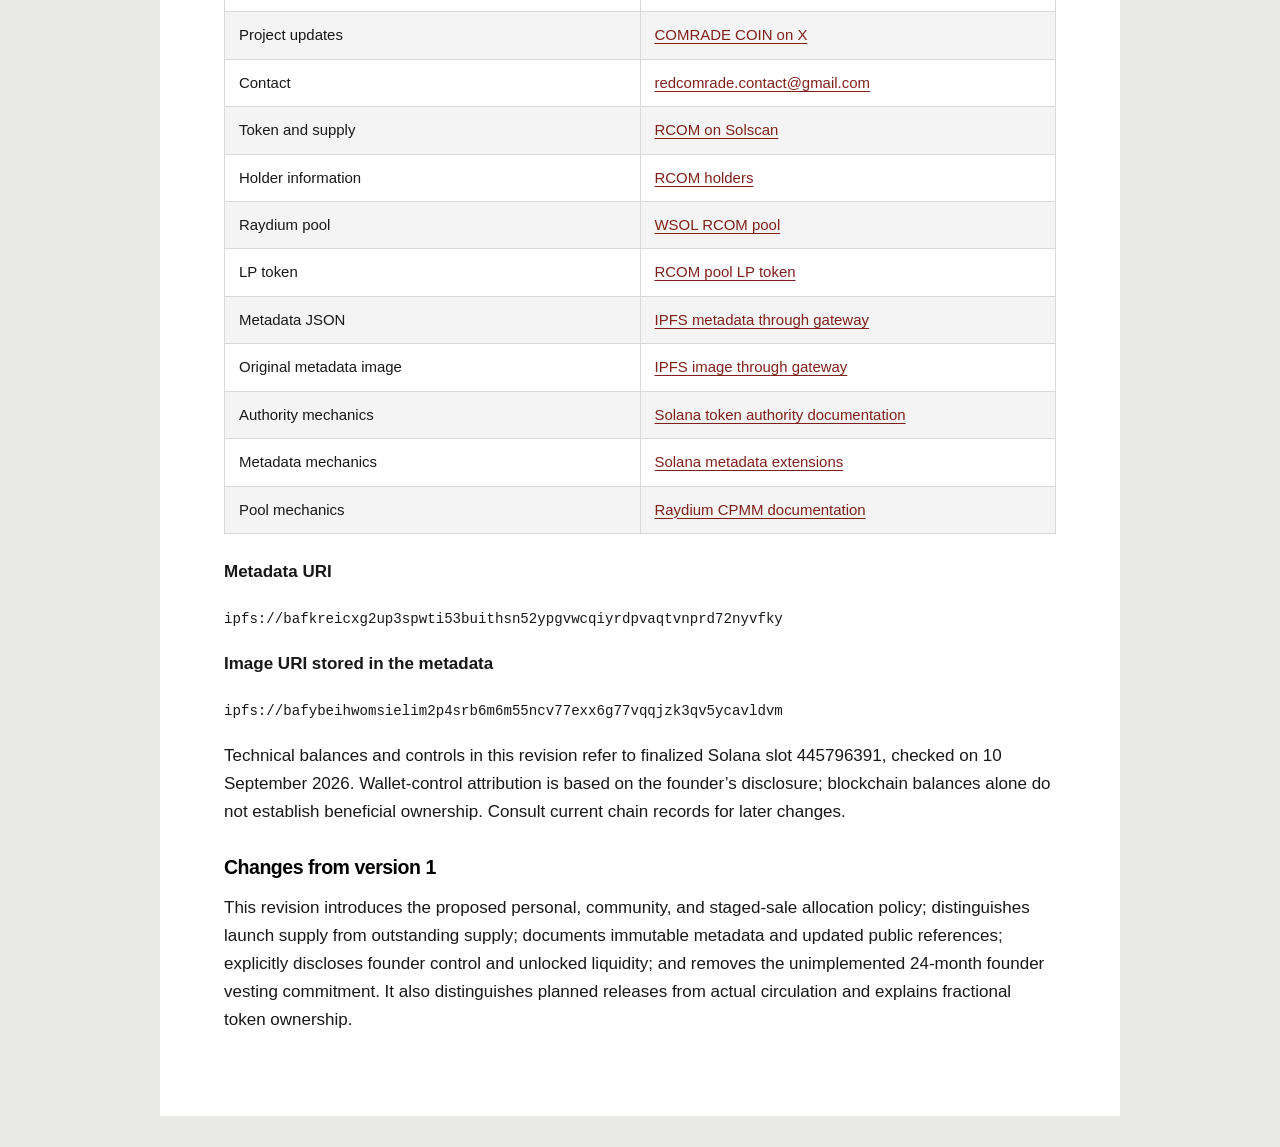
<file: RCOM_Whitepaper_v1_1.html>
<!doctype html>
<html lang="en"><head><meta charset="utf-8"><meta name="viewport" content="width=device-width,initial-scale=1"><title>RED COMRADE Whitepaper Version 1.1</title><meta name="description" content="RCOM token details, proposed distribution policy, wallet control, liquidity disclosures, and risks."><style>
:root{font-family:Arial,Helvetica,sans-serif;color:#181818;background:#e9e9e6;font-size:17px;line-height:1.65}*{box-sizing:border-box}body{margin:0}main{max-width:960px;margin:32px auto;background:#fff;padding:56px 64px 64px}h1,h2,h3{color:#000;line-height:1.2;letter-spacing:-.025em;break-after:avoid}h1{font-size:2.6rem;margin:0 0 20px}h2{font-size:1.6rem;margin:48px 0 20px}h3{font-size:1.15rem;margin:30px 0 14px}p{margin:0 0 18px;orphans:3;widows:3}a{color:#7f211b;text-underline-offset:3px;overflow-wrap:anywhere}a:focus-visible{outline:3px solid #7f211b;outline-offset:3px}code{font-family:Consolas,monospace;font-size:.83em;overflow-wrap:anywhere;word-break:break-word}table{width:100%;border-collapse:collapse;font-size:.88rem;line-height:1.5;margin:10px 0 24px;table-layout:fixed}th,td{border:1px solid #d9d9d9;padding:12px 14px;text-align:left;vertical-align:middle;overflow-wrap:anywhere}th{background:#333;color:#fff;font-weight:700}tbody tr:nth-child(even){background:#f4f4f4}tr{break-inside:avoid}thead{display:table-header-group}.table-wrap{width:100%}main>p:first-of-type{font-size:.9rem;color:#555;margin-bottom:30px}@media(max-width:650px){main{padding:28px 20px;margin:0}h1{font-size:2rem}table{font-size:.8rem}td,th{padding:9px 7px}}@media print{@page{size:A4;margin:18mm}body{background:white}main{max-width:none;margin:0;padding:0;font-size:10.5pt;line-height:1.5}h1{font-size:25pt}h2{font-size:17pt;margin-top:24pt}h3{font-size:12pt}table{font-size:9pt}td,th{padding:7pt}a{color:#181818}p{margin-bottom:10pt}}
</style></head><body><main><h1>RED COMRADE Whitepaper</h1>
<p><strong>Version 1.1 — Proposed distribution policy — 10 September 2026</strong></p>
<p>RED COMRADE (RCOM) is a founder-managed Solana meme token built around political, economic, and crypto satire. This paper explains the token, its existing controls, and a proposed transition toward wider distribution. The founder’s intended personal allocation is 50 million RCOM, or 5% of launch supply. This is a target allocation, not a claim that the founder currently controls only 5%.</p>
<p>At the snapshot described below, the founder controls five major wallets holding approximately 499.48 million RCOM and the withdrawable Raydium liquidity position. Community and sale allocations remain founder-controlled until transferred. No new distributions, token sales, or vesting contracts are established by publishing this paper.</p>
<h2>00 Project identity</h2>
<div class="table-wrap"><table><thead><tr><th scope="col">Field</th><th scope="col">Value</th></tr></thead><tbody>
<tr><td>Name</td><td>RED COMRADE</td></tr>
<tr><td>Symbol</td><td>RCOM</td></tr>
<tr><td>Network</td><td>Solana mainnet</td></tr>
<tr><td>Token program</td><td>Token-2022</td></tr>
<tr><td>Decimals</td><td>9</td></tr>
<tr><td>Launch supply</td><td>1,000,000,000 RCOM</td></tr>
<tr><td>Supply at the verification snapshot</td><td>999,964,390.679388630 RCOM</td></tr>
</tbody></table></div>
<p><strong>Canonical mint address</strong></p>
<p><code>29bFhrwpthoJadSyP6YV28gnxNY48jV1YaMgDcKMAHdH</code></p>
<p>Always verify the mint address. A name, symbol, image, or social profile can be copied by another token. RCOM is an independent project with no affiliation claimed with any government, political party, public figure, or outside organization.</p>
<h2>01 Executive summary</h2>
<p>RCOM’s theme is a token for Earthlings: one billion tokens at launch in a world of more than eight billion people. The mismatch is a satirical premise about scarcity and ownership. RCOM has nine decimal places, so a person does not need a whole token to participate.</p>
<p>The token’s mint, freeze, metadata update, and metadata pointer authorities are disabled. Additional RCOM cannot be created through the mint authority. Token holders can still burn tokens, reducing supply. Metadata is fixed on-chain and references IPFS content; website and social content remain editable.</p>
<p>The proposed distribution policy retains 50 million RCOM as the founder’s personal allocation, earmarks 200 million RCOM for community rewards and giveaways, and earmarks approximately 249.48 million RCOM for staged sales. The existing liquidity position remains separate and withdrawable. There is no commitment to sell or distribute every earmarked token by a particular date.</p>
<p>RCOM does not promise appreciation, guaranteed income, a fixed redemption value, or support for its market price. Wider distribution is an objective, not an accomplished result.</p>
<h2>02 Purpose and philosophy</h2>
<p>RCOM explores meme culture, community identity, scarcity, and ownership through satire. The language of solidarity and collective participation is part of the project’s theme; it does not mean that token holders currently govern the project or own its treasury.</p>
<p>The project is founder-managed. Community participation can inform its direction, but no binding token-holder governance arrangement is represented as active. Important claims about supply, wallet control, distribution, liquidity, and restrictions should be supported by public records.</p>
<p>Solana provides the infrastructure for the token, transfers, and its existing decentralized pool. Transaction costs and service availability vary. Using public blockchain infrastructure does not eliminate operational, custody, or market risk.</p>
<h2>03 Token architecture and controls</h2>
<p>RCOM launched with one billion tokens. At finalized Solana slot <strong>445796391</strong>, the recorded supply was <strong>999,964,390.679388630 RCOM</strong>, a reduction of <strong>35,609.320611370 RCOM</strong> from launch supply. This is a dated snapshot, not a live supply counter.</p>
<div class="table-wrap"><table><thead><tr><th scope="col">Control</th><th scope="col">Verified state</th><th scope="col">Practical effect</th></tr></thead><tbody>
<tr><td>Mint authority</td><td>Disabled</td><td>No further issuance through this authority</td></tr>
<tr><td>Freeze authority</td><td>Disabled</td><td>No freeze authority can freeze RCOM token accounts</td></tr>
<tr><td>Metadata update authority</td><td>Disabled</td><td>On-chain name, symbol, URI, and metadata fields cannot be updated through this authority</td></tr>
<tr><td>Metadata pointer authority</td><td>Disabled</td><td>The metadata account pointer cannot be changed through this authority</td></tr>
<tr><td>Project wallets</td><td>Founder-controlled</td><td>Tokens held in these wallets remain under founder control</td></tr>
<tr><td>Raydium LP position</td><td>Founder-controlled and unlocked</td><td>The founder retains withdrawal access</td></tr>
</tbody></table></div>
<p>The mint data contains the metadata pointer and token metadata extensions. The verified snapshot does not show a transfer-fee or permanent-delegate extension. This description of observed settings is not a smart-contract audit or a guarantee that every service will support RCOM.</p>
<p>The metadata JSON and its image reference use content-addressed IPFS identifiers. Their content cannot be substituted under the same CID, but files must remain available through pinning and retrieval services. The website uses a cleaned version of the logo; the immutable metadata still references the original image. Explorer and wallet display updates may depend on their own indexing.</p>
<h2>04 Proposed allocation and distribution</h2>
<p>Version 1.1 proposes replacing v1’s separate treasury, community, reserve, development, and founder budget categories with the following distribution policy. These labels describe intended uses. They do not create separate ownership, escrow, vesting, or a transfer restriction.</p>
<h3>Allocation targets</h3>
<div class="table-wrap"><table><thead><tr><th scope="col">Intended use</th><th scope="col">RCOM</th><th scope="col">Basis and status</th></tr></thead><tbody>
<tr><td>Founder personal allocation</td><td>50,000,000</td><td>5% of launch supply; no enforced vesting</td></tr>
<tr><td>Community rewards and giveaways</td><td>200,000,000</td><td>20% of launch supply; planned distributions</td></tr>
<tr><td>Staged sales</td><td>249,481,739.906972149</td><td>Remaining balance in the five disclosed wallets after the two allocations above; sales terms not yet set</td></tr>
<tr><td>RCOM in the existing pool</td><td>499,971,494.537710010</td><td>Snapshot of the pool’s RCOM reserve; not a community distribution</td></tr>
<tr><td>Remaining balances outside those wallets and pool</td><td>511,156.234706471</td><td>Residual supply; beneficial ownership not established by this paper</td></tr>
<tr><td>Total outstanding supply at snapshot</td><td>999,964,390.679388630</td><td>Excludes burned tokens</td></tr>
</tbody></table></div>
<p>The sale budget is approximately 249.48 million, rather than the earlier illustrative 250 million. The policy uses current balances and avoids allocating more tokens than are available. Pool balances, burns, and transfers can change these figures; reconcile balances before each release.</p>
<p>The 50 million founder allocation equals exactly 5% of launch supply and slightly more than 5% of the reduced outstanding supply. It is separate from any continuing control over undistributed tokens or liquidity.</p>
<h3>Current wallet control</h3>
<p>The founder has confirmed control of the following owner addresses. Balances were checked at the same finalized slot. The individual addresses have not yet been assigned to the new distribution categories in this paper.</p>
<div class="table-wrap"><table><thead><tr><th scope="col">Owner address</th><th scope="col">RCOM held directly</th></tr></thead><tbody>
<tr><td><code>7AspQ289McdVQ2qnzhNDixQoAfme7rAVrhYJHm1YmmWj</code></td><td>200,000,000</td></tr>
<tr><td><code>5wQNK2L5obkYwYCrtZQZ8Awo88wGMactVCx3adjP2pBK</code></td><td>100,000,000</td></tr>
<tr><td><code>GeWi26jwxLdcUC6jhNmsMn6mjDvinK1c91fz3Mh1nksD</code></td><td>90,000,000</td></tr>
<tr><td><code>9Zv2QtxnRKEB56Xb1vQMqBt5EGN7QfDfApTWMVbCgsz3</code></td><td>59,481,739.906972149</td></tr>
<tr><td><code>5cyqCtPfqE6Q5wLUZewJrdRdPGezDjfmgM15kFapxzY6</code></td><td>50,000,000</td></tr>
<tr><td>Total</td><td>499,481,739.906972149</td></tr>
</tbody></table></div>
<p>Moving RCOM among these or other founder-controlled wallets does not increase independent ownership. Adding RCOM to the founder’s withdrawable LP position also does not constitute a giveaway. The project should report distributed amounts separately from earmarked, offered-for-sale, and undistributed balances.</p>
<h2>05 Liquidity and founder access</h2>
<p>RCOM trades through the identified Raydium WSOL–RCOM CPMM pool. At the snapshot, the founder’s wallet <code>9Zv2QtxnRKEB56Xb1vQMqBt5EGN7QfDfApTWMVbCgsz3</code> held <strong>50,382.049067430 LP tokens</strong>, equal to the current issued LP token supply checked for that pool.</p>
<p>The project retains withdrawal control. The position is not represented as permanently locked or burned. Withdrawing liquidity returns a proportional share of the underlying assets under the pool’s rules; it does not guarantee recovery of the original SOL amount. Trading changes reserve composition. Removing substantial liquidity can impair trading and increase price impact.</p>
<p>The founder’s planned 5% personal allocation is therefore not a 5% cap on total effective control. While the founder retains the LP position and undistributed allocations, those must be disclosed separately. The pool’s roughly 50% token reserve must not be advertised as tokens already distributed to independent holders.</p>
<p>The earlier proposal for 24-month founder vesting has not been implemented and is not a commitment in this version. The founder’s personal allocation is unvested and can be transferred. Any future vesting arrangement would require separately defined terms, funding, and a verifiable contract before being described as active.</p>
<h2>06 Community distribution and staged sales</h2>
<h3>Community allocation</h3>
<p>The proposed 200 million RCOM community budget can support giveaways, rewards, grants, and contributions to the project. It is a budget ceiling, not an announced giveaway or a promise of individual entitlement.</p>
<p>Before each program, publish the amount, eligibility rules, selection method, per-recipient limits, relevant dates, and distribution method. Start with a bounded release and review participation before committing to additional rounds. Design limits to discourage duplicate claims without representing wallet counts as counts of unique people.</p>
<p>Publish distribution transaction references and remaining budget totals. Disclose any recipients controlled by or affiliated with the founder. Do not manufacture volume, holder counts, endorsements, or engagement to suggest demand that does not exist.</p>
<h3>Sale allocation</h3>
<p>Approximately 249.48 million RCOM is earmarked for possible staged sales. No price, sale date, venue, batch size, or fundraising target is established by this paper. The balance remains founder-controlled until sold or otherwise allocated through a disclosed policy change.</p>
<p>Before offering a tranche, publish its token amount, price or pricing method, eligibility, timing, fees, custody or settlement method, and intended use of proceeds. Identify who receives and controls the proceeds and distinguish personal compensation from project spending. Review applicable requirements for the actual sale structure and participants before launch.</p>
<p>Selling a large tranche directly into the existing small pool could substantially reduce its SOL reserves and depress the price. A sale budget does not imply that the pool can absorb it. Sale terms should account for market depth rather than treating the full allocation as immediately saleable at a displayed price.</p>
<h3>Potential utility and participation</h3>
<p>RCOM begins as a meme token. Tipping, creative rewards, community grants, polls, and optional experiences may be explored where there is actual demand. These are possible uses, not delivered features or guaranteed benefits. Token ownership does not itself confer binding project governance, a claim on sale proceeds, or a right to withdraw project liquidity.</p>
<h2>07 Roadmap and current status</h2>
<div class="table-wrap"><table><thead><tr><th scope="col">Area</th><th scope="col">Status at this revision</th></tr></thead><tbody>
<tr><td>Token launch and mint authority revocation</td><td>Completed</td></tr>
<tr><td>Freeze and metadata authority settings</td><td>Verified disabled</td></tr>
<tr><td>IPFS metadata</td><td>On-chain URI updated; content remains dependent on availability</td></tr>
<tr><td>Website and public contact</td><td>Published</td></tr>
<tr><td>Raydium liquidity</td><td>Existing position; founder retains withdrawal access</td></tr>

<tr><td>Mixed community and sales plan</td><td>Proposed in this revision; no new transfers executed by drafting it</td></tr>
<tr><td>Founder vesting</td><td>Not implemented; no vesting commitment in this version</td></tr>
<tr><td>Program rules and sale terms</td><td>To be defined before each release</td></tr>
<tr><td>Independent governance and additional utility</td><td>Not represented as active</td></tr>
</tbody></table></div>
<p>The next operational steps are to designate the founder and distribution wallets, reconcile balances, publish the adopted policy, and define the first bounded community program. Sale preparation is separate from a community giveaway and requires its own terms. Future releases should be documented with amounts, transaction references, remaining balances, and any material changes in control.</p>
<p>The roadmap is directional. It does not promise returns, exchange acceptance, completion dates, or the implementation of every potential feature.</p>
<h2>08 Risks and disclosures</h2>
<p><strong>Market and liquidity risk.</strong> RCOM may lose some or all value. A small pool can experience substantial slippage and price changes. The founder can withdraw the current liquidity position. Access to withdrawal does not protect the founder or holders from trading losses or changes in reserve composition.</p>
<p><strong>Concentration and governance risk.</strong> The founder currently controls the major disclosed wallets and the LP position. The proposed distribution plan does not remove this concentration until actual ownership or control changes. Founder-controlled tokens can be transferred or sold, including the unvested personal allocation.</p>
<p><strong>Contract and network risk.</strong> Solana, Token-2022, Raydium, wallets, and other infrastructure can fail, be exploited, or become unavailable. The authority checks in this paper do not constitute a security audit.</p>
<p><strong>Operational and metadata risk.</strong> Key loss, compromised accounts, incorrect transfers, and poor custody practices can cause loss. The immutable on-chain metadata cannot be corrected later. IPFS availability requires ongoing pinning, while website hosting, email, and social services have separate availability and account risks.</p>
<p><strong>Distribution and regulatory risk.</strong> Giveaways and sales can face eligibility, tax, consumer-protection, promotion, and other requirements that depend on their structure and jurisdiction. Duplicate claims, unfair selection, or unclear sale terms can harm participants and the project.</p>
<p><strong>Narrative and impersonation risk.</strong> Interest in a meme token can disappear. Anyone can copy branding or the ticker. Verify the canonical mint and official links, and never disclose a seed phrase or private key to claim tokens or receive support.</p>
<p>This paper describes the project and a proposed distribution policy. It does not establish a sale, fixed redemption obligation, guaranteed yield, or promised investment return. Participants should assess the relevant facts and risks before transacting.</p>
<h2>09 Transparency and references</h2>
<p>Allocation intentions, actual transfers, wallet balances, and control restrictions should be reported as separate facts. Public updates should disclose material founder or project sales, withdrawals, changes in spending policy, and revisions to release plans. Do not describe an unimplemented restriction as vesting or a planned distribution as completed circulation.</p>
<div class="table-wrap"><table><thead><tr><th scope="col">Reference</th><th scope="col">Location</th></tr></thead><tbody>
<tr><td>Project website</td><td><a href="https://rcom.skyrezz.com/">RED COMRADE website</a></td></tr>
<tr><td>Project updates</td><td><a href="https://x.com/COMRADE_COIN">COMRADE COIN on X</a></td></tr>
<tr><td>Contact</td><td><a href="mailto:redcomrade.contact@gmail.com">redcomrade.contact@gmail.com</a></td></tr>
<tr><td>Token and supply</td><td><a href="https://solscan.io/token/29bFhrwpthoJadSyP6YV28gnxNY48jV1YaMgDcKMAHdH">RCOM on Solscan</a></td></tr>
<tr><td>Holder information</td><td><a href="https://solscan.io/token/29bFhrwpthoJadSyP6YV28gnxNY48jV1YaMgDcKMAHdH#holders">RCOM holders</a></td></tr>
<tr><td>Raydium pool</td><td><a href="https://solscan.io/account/7u9FtuyFCvZGZwcf8vFn8B1rCGfC2nbTqhdNB2GqDHBT">WSOL RCOM pool</a></td></tr>
<tr><td>LP token</td><td><a href="https://solscan.io/token/3yvWCt8EyHtWREsiLMHU3dJ2rydkpMcTVyuUF9Ne35wp">RCOM pool LP token</a></td></tr>
<tr><td>Metadata JSON</td><td><a href="https://gold-quiet-kiwi-788.mypinata.cloud/ipfs/bafkreicxg2up3spwti53buithsn52ypgvwcqiyrdpvaqtvnprd72nyvfky">IPFS metadata through gateway</a></td></tr>
<tr><td>Original metadata image</td><td><a href="https://gold-quiet-kiwi-788.mypinata.cloud/ipfs/bafybeihwomsielim2p4srb6m6m55ncv77exx6g77vqqjzk3qv5ycavldvm">IPFS image through gateway</a></td></tr>
<tr><td>Authority mechanics</td><td><a href="https://solana.com/docs/tokens/basics/set-authority">Solana token authority documentation</a></td></tr>
<tr><td>Metadata mechanics</td><td><a href="https://solana.com/docs/tokens/extensions/metadata">Solana metadata extensions</a></td></tr>
<tr><td>Pool mechanics</td><td><a href="https://docs.raydium.io/products/cpmm">Raydium CPMM documentation</a></td></tr>
</tbody></table></div>
<p><strong>Metadata URI</strong></p>
<p><code>ipfs://bafkreicxg2up3spwti53buithsn52ypgvwcqiyrdpvaqtvnprd72nyvfky</code></p>
<p><strong>Image URI stored in the metadata</strong></p>
<p><code>ipfs://bafybeihwomsielim2p4srb6m6m55ncv77exx6g77vqqjzk3qv5ycavldvm</code></p>
<p>Technical balances and controls in this revision refer to finalized Solana slot 445796391, checked on 10 September 2026. Wallet-control attribution is based on the founder’s disclosure; blockchain balances alone do not establish beneficial ownership. Consult current chain records for later changes.</p>
<h3>Changes from version 1</h3>
<p>This revision introduces the proposed personal, community, and staged-sale allocation policy; distinguishes launch supply from outstanding supply; documents immutable metadata and updated public references; explicitly discloses founder control and unlocked liquidity; and removes the unimplemented 24-month founder vesting commitment. It also distinguishes planned releases from actual circulation and explains fractional token ownership.</p></main></body></html>
</file>
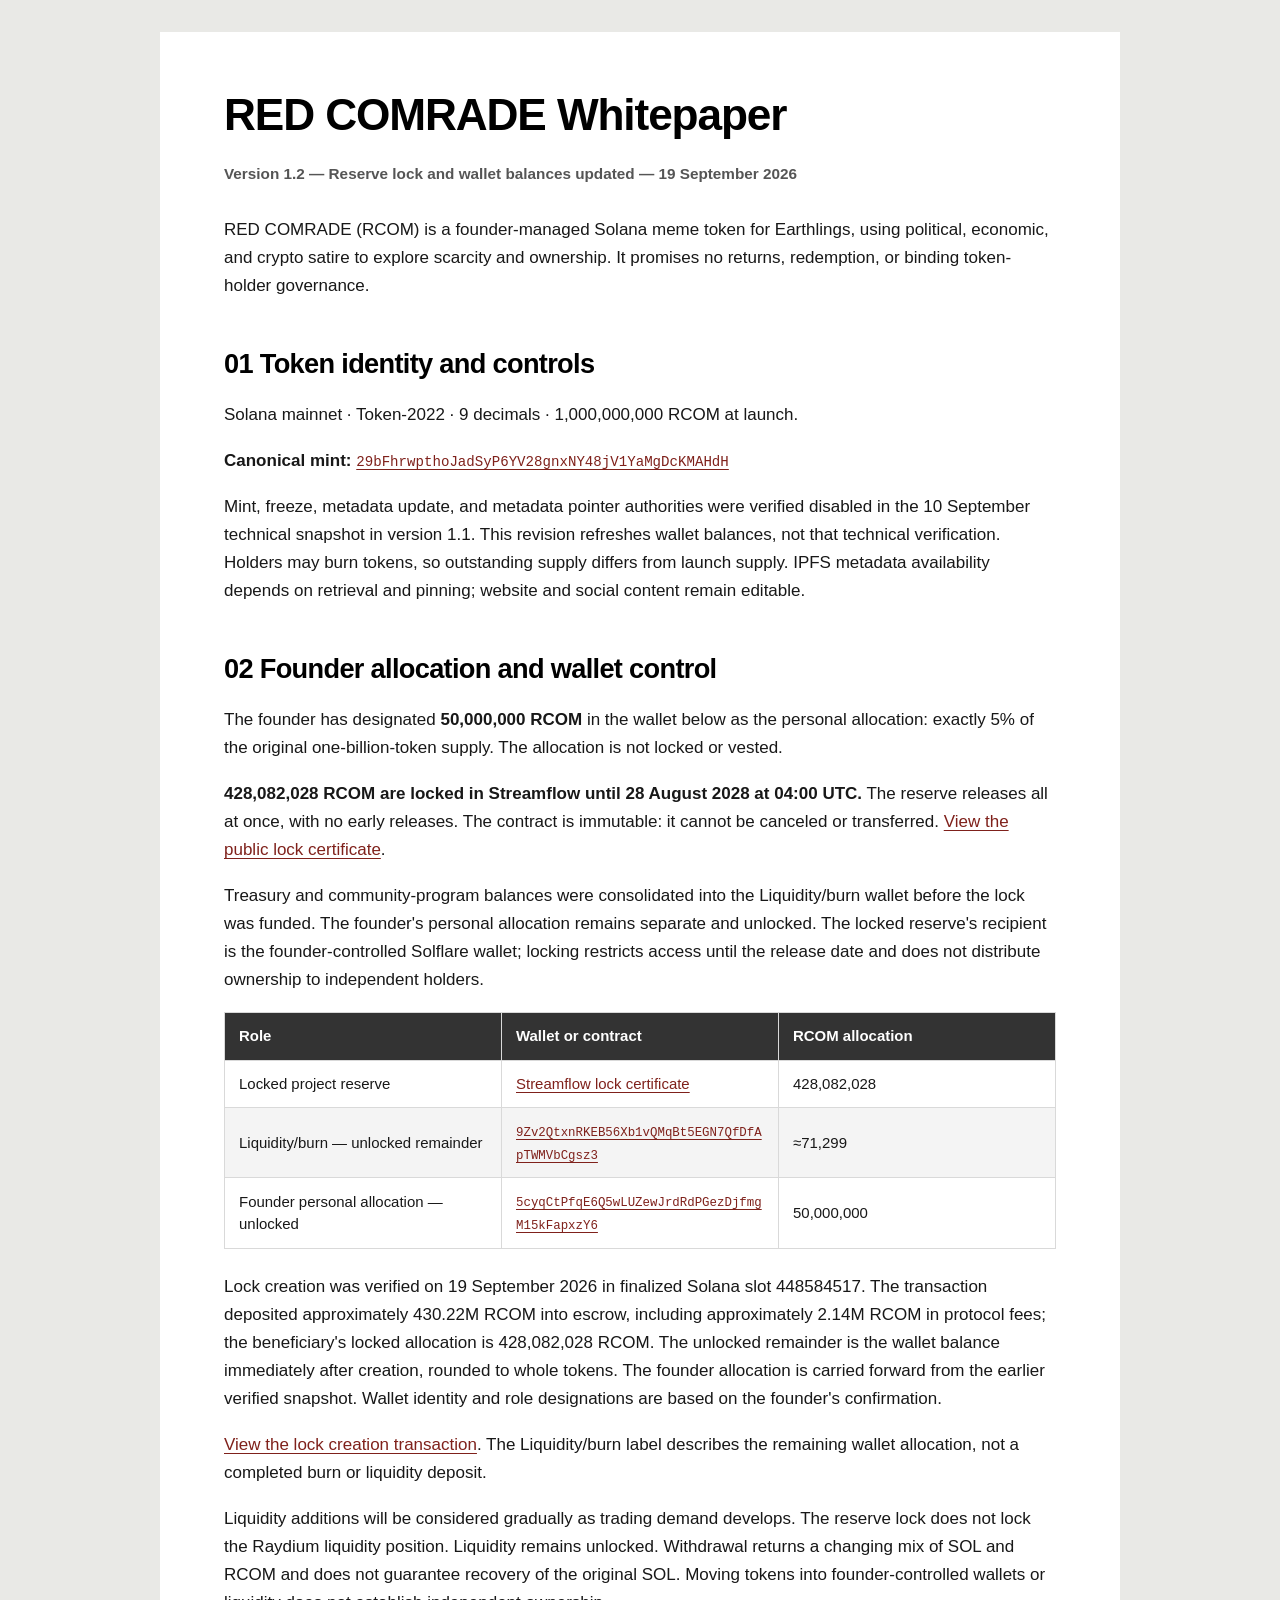
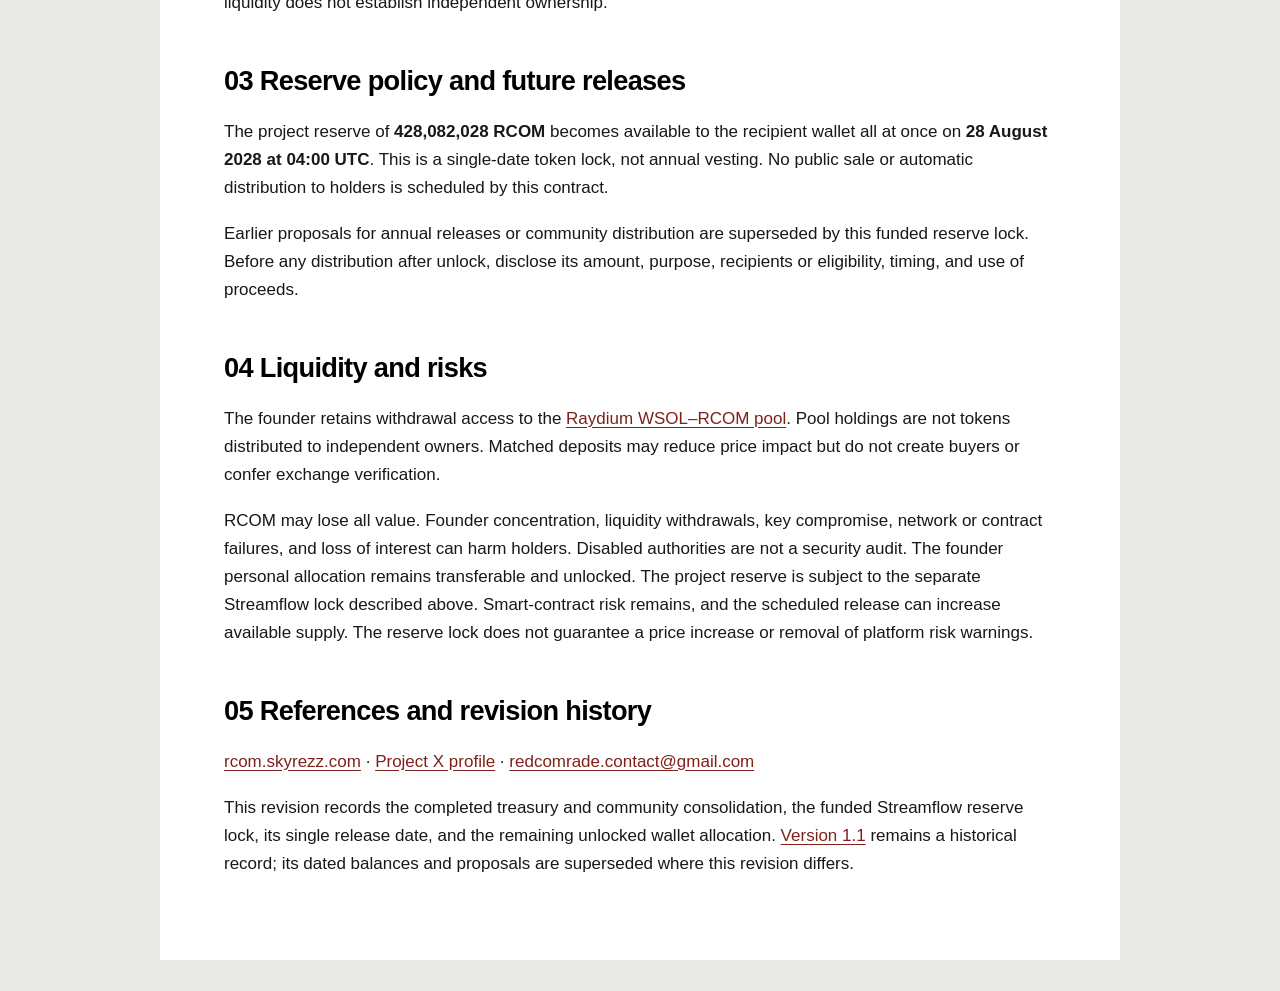
<file: RCOM_Whitepaper_v1_2.html>
<!doctype html>
<html lang="en"><head><meta charset="utf-8"><meta name="viewport" content="width=device-width,initial-scale=1"><title>RED COMRADE Whitepaper Version 1.2</title><meta name="description" content="RCOM token details, proposed distribution policy, wallet control, liquidity disclosures, and risks."><style>
:root{font-family:Arial,Helvetica,sans-serif;color:#181818;background:#e9e9e6;font-size:17px;line-height:1.65}*{box-sizing:border-box}body{margin:0}main{max-width:960px;margin:32px auto;background:#fff;padding:56px 64px 64px}h1,h2,h3{color:#000;line-height:1.2;letter-spacing:-.025em;break-after:avoid}h1{font-size:2.6rem;margin:0 0 20px}h2{font-size:1.6rem;margin:48px 0 20px}h3{font-size:1.15rem;margin:30px 0 14px}p{margin:0 0 18px;orphans:3;widows:3}a{color:#7f211b;text-underline-offset:3px;overflow-wrap:anywhere}a:focus-visible{outline:3px solid #7f211b;outline-offset:3px}code{font-family:Consolas,monospace;font-size:.83em;overflow-wrap:anywhere;word-break:break-word}table{width:100%;border-collapse:collapse;font-size:.88rem;line-height:1.5;margin:10px 0 24px;table-layout:fixed}th,td{border:1px solid #d9d9d9;padding:12px 14px;text-align:left;vertical-align:middle;overflow-wrap:anywhere}th{background:#333;color:#fff;font-weight:700}tbody tr:nth-child(even){background:#f4f4f4}tr{break-inside:avoid}thead{display:table-header-group}.table-wrap{width:100%}main>p:first-of-type{font-size:.9rem;color:#555;margin-bottom:30px}@media(max-width:650px){main{padding:28px 20px;margin:0}h1{font-size:2rem}table{font-size:.8rem}td,th{padding:9px 7px}}@media print{@page{size:A4;margin:18mm}body{background:white}main{max-width:none;margin:0;padding:0;font-size:10.5pt;line-height:1.5}h1{font-size:25pt}h2{font-size:17pt;margin-top:24pt}h3{font-size:12pt}table{font-size:9pt}td,th{padding:7pt}a{color:#181818}p{margin-bottom:10pt}}
</style></head><body><main><h1>RED COMRADE Whitepaper</h1><p><strong>Version 1.2 — Reserve lock and wallet balances updated — 19 September 2026</strong></p>
<p>RED COMRADE (RCOM) is a founder-managed Solana meme token for Earthlings, using political, economic, and crypto satire to explore scarcity and ownership. It promises no returns, redemption, or binding token-holder governance.</p>
<h2>01 Token identity and controls</h2><p>Solana mainnet · Token-2022 · 9 decimals · 1,000,000,000 RCOM at launch.</p><p><strong>Canonical mint:</strong> <a href="https://solscan.io/token/29bFhrwpthoJadSyP6YV28gnxNY48jV1YaMgDcKMAHdH"><code>29bFhrwpthoJadSyP6YV28gnxNY48jV1YaMgDcKMAHdH</code></a></p>
<p>Mint, freeze, metadata update, and metadata pointer authorities were verified disabled in the 10 September technical snapshot in version 1.1. This revision refreshes wallet balances, not that technical verification. Holders may burn tokens, so outstanding supply differs from launch supply. IPFS metadata availability depends on retrieval and pinning; website and social content remain editable.</p>
<h2>02 Founder allocation and wallet control</h2><p>The founder has designated <strong>50,000,000 RCOM</strong> in the wallet below as the personal allocation: exactly 5% of the original one-billion-token supply. The allocation is not locked or vested.</p>
<p><strong>428,082,028 RCOM are locked in Streamflow until 28 August 2028 at 04:00 UTC.</strong> The reserve releases all at once, with no early releases. The contract is immutable: it cannot be canceled or transferred. <a href="https://app.streamflow.finance/contract/solana/mainnet/4A154etofz5EJ3RWQbgVyPF78swhnXFYpw28WMJtf5F9">View the public lock certificate</a>.</p>
<p>Treasury and community-program balances were consolidated into the Liquidity/burn wallet before the lock was funded. The founder's personal allocation remains separate and unlocked. The locked reserve's recipient is the founder-controlled Solflare wallet; locking restricts access until the release date and does not distribute ownership to independent holders.</p>
<div class="allocation-table"><table><thead><tr><th scope="col">Role</th><th scope="col">Wallet or contract</th><th scope="col">RCOM allocation</th></tr></thead><tbody>
<tr><td>Locked project reserve</td><td><a href="https://app.streamflow.finance/contract/solana/mainnet/4A154etofz5EJ3RWQbgVyPF78swhnXFYpw28WMJtf5F9">Streamflow lock certificate</a></td><td>428,082,028</td></tr>
<tr><td>Liquidity/burn — unlocked remainder</td><td><a href="https://solscan.io/account/9Zv2QtxnRKEB56Xb1vQMqBt5EGN7QfDfApTWMVbCgsz3"><code>9Zv2QtxnRKEB56Xb1vQMqBt5EGN7QfDfApTWMVbCgsz3</code></a></td><td>≈71,299</td></tr>
<tr><td>Founder personal allocation — unlocked</td><td><a href="https://solscan.io/account/5cyqCtPfqE6Q5wLUZewJrdRdPGezDjfmgM15kFapxzY6"><code>5cyqCtPfqE6Q5wLUZewJrdRdPGezDjfmgM15kFapxzY6</code></a></td><td>50,000,000</td></tr>
</tbody></table></div>
<p>Lock creation was verified on 19 September 2026 in finalized Solana slot 448584517. The transaction deposited approximately 430.22M RCOM into escrow, including approximately 2.14M RCOM in protocol fees; the beneficiary's locked allocation is 428,082,028 RCOM. The unlocked remainder is the wallet balance immediately after creation, rounded to whole tokens. The founder allocation is carried forward from the earlier verified snapshot. Wallet identity and role designations are based on the founder's confirmation.</p>
<p><a href="https://solscan.io/tx/2r5zMevpUhN2Wq65ws9xhMdoJpMDfSimsSTNWtdnDmpC1exQnAHmxWYji3H25GKHFbvf8rBh6dhAeTpeaRop3VWC">View the lock creation transaction</a>. The Liquidity/burn label describes the remaining wallet allocation, not a completed burn or liquidity deposit.</p>
<p>Liquidity additions will be considered gradually as trading demand develops. The reserve lock does not lock the Raydium liquidity position. Liquidity remains unlocked. Withdrawal returns a changing mix of SOL and RCOM and does not guarantee recovery of the original SOL. Moving tokens into founder-controlled wallets or liquidity does not establish independent ownership.</p>
<h2>03 Reserve policy and future releases</h2><p>The project reserve of <strong>428,082,028 RCOM</strong> becomes available to the recipient wallet all at once on <strong>28 August 2028 at 04:00 UTC</strong>. This is a single-date token lock, not annual vesting. No public sale or automatic distribution to holders is scheduled by this contract.</p><p>Earlier proposals for annual releases or community distribution are superseded by this funded reserve lock. Before any distribution after unlock, disclose its amount, purpose, recipients or eligibility, timing, and use of proceeds.</p><h2>04 Liquidity and risks</h2><p>The founder retains withdrawal access to the <a href="https://solscan.io/account/7u9FtuyFCvZGZwcf8vFn8B1rCGfC2nbTqhdNB2GqDHBT">Raydium WSOL–RCOM pool</a>. Pool holdings are not tokens distributed to independent owners. Matched deposits may reduce price impact but do not create buyers or confer exchange verification.</p>
<p>RCOM may lose all value. Founder concentration, liquidity withdrawals, key compromise, network or contract failures, and loss of interest can harm holders. Disabled authorities are not a security audit. The founder personal allocation remains transferable and unlocked. The project reserve is subject to the separate Streamflow lock described above. Smart-contract risk remains, and the scheduled release can increase available supply. The reserve lock does not guarantee a price increase or removal of platform risk warnings.</p>
<h2>05 References and revision history</h2><p><a href="https://rcom.skyrezz.com/">rcom.skyrezz.com</a> · <a href="https://x.com/COMRADE_COIN">Project X profile</a> · <a href="mailto:redcomrade.contact@gmail.com">redcomrade.contact@gmail.com</a></p>
<p>This revision records the completed treasury and community consolidation, the funded Streamflow reserve lock, its single release date, and the remaining unlocked wallet allocation. <a href="RCOM_Whitepaper_v1_1.html">Version 1.1</a> remains a historical record; its dated balances and proposals are superseded where this revision differs.</p></main></body></html>
</file>
<file: styles.css>
:root{color-scheme:dark;--bg:#111;--paper:#f3eee3;--gold:#efc46e;--red:#c22d25;--muted:#bcb8ae;--line:#383631;font-family:Arial,Helvetica,sans-serif;font-size:16px;background:var(--bg);color:var(--paper)}*{box-sizing:border-box}html{scroll-behavior:smooth;scroll-padding-top:2rem}body{margin:0}a{color:inherit;text-underline-offset:5px}button,a{-webkit-tap-highlight-color:transparent}a:focus-visible,button:focus-visible{outline:3px solid var(--gold);outline-offset:6px}.wrap{max-width:1240px;margin:auto;padding-left:40px;padding-right:40px}.header{display:flex;align-items:center;justify-content:space-between;min-height:100px;border-bottom:1px solid var(--line);gap:24px}.wordmark{text-decoration:none;font-weight:900;letter-spacing:.07em;font-size:1.1rem}.wordmark span{color:var(--gold);margin-right:9px}.header nav{display:flex;gap:30px;font-size:.9rem}.header nav a{text-decoration:none}.header nav a:hover,.text-link:hover{color:var(--gold)}.hero{display:grid;grid-template-columns:1.15fr 1fr;gap:32px;align-items:center;padding-top:75px;padding-bottom:80px}.eyebrow{font-size:.8rem;letter-spacing:.15em;font-weight:700;line-height:1.6;margin:0 0 26px}.dot{display:inline-block;width:8px;height:8px;border-radius:50%;background:var(--red);margin-right:9px}h1,h2,h3,p,figure{margin-top:0}h1{font-family:Impact,'Arial Narrow',sans-serif;font-weight:900;font-size:clamp(3rem,6.2vw,5.5rem);letter-spacing:-.015em;line-height:1.02;margin-bottom:28px}h1 span{color:var(--gold)}.intro{font-size:1.25rem;line-height:1.6;color:var(--muted);margin-bottom:32px}.actions{display:flex;align-items:center;gap:25px;flex-wrap:wrap}.button{display:inline-flex;justify-content:space-between;align-items:center;gap:24px;text-decoration:none;padding:17px 20px;font-weight:700;font-size:.9rem;border:1px solid transparent}.primary{background:var(--red);color:white}.primary:hover{background:#a7231c}.text-link{font-size:.9rem;font-weight:700}.hero-art{margin:0;width:100%;max-width:480px;justify-self:end}.hero-art img{width:100%;height:auto;display:block}.hero-art figcaption{display:flex;justify-content:space-between;border-top:1px solid var(--line);margin-top:22px;padding-top:15px;font-size:.75rem;font-weight:700;letter-spacing:.13em;color:var(--gold)}.hero-art figcaption span{color:var(--muted)}.manifesto-strip{background:var(--red);padding:23px 0;font-family:Impact,'Arial Narrow',sans-serif;font-size:clamp(1.45rem,3vw,2.6rem);letter-spacing:.04em}.manifesto-strip span{color:#111}.section{padding-top:80px;padding-bottom:80px}.idea{display:grid;grid-template-columns:1fr 2fr;gap:48px}.idea>.eyebrow{color:var(--gold);padding-top:9px}h2{font-size:clamp(2rem,4vw,3.4rem);letter-spacing:-.04em;line-height:1.12;margin-bottom:28px}h2 span{color:var(--muted)}.idea p:not(.eyebrow){font-size:1.125rem;line-height:1.75;max-width:690px;color:var(--muted)}.token-section{background:#1a1a18;border-top:1px solid var(--line);border-bottom:1px solid var(--line)}.section-heading{display:flex;justify-content:space-between;gap:30px;align-items:baseline}.section-heading .eyebrow{color:var(--gold)}.facts{display:grid;grid-template-columns:repeat(4,1fr);border-top:1px solid var(--line);border-bottom:1px solid var(--line);margin:16px 0 32px}.facts>div{padding:27px 20px;border-right:1px solid var(--line)}.facts>div:first-child{padding-left:0}.facts>div:last-child{border-right:0}dt{font-size:.85rem;color:var(--muted);margin-bottom:13px}dd{margin:0;font-size:1.65rem;font-weight:700;letter-spacing:-.03em}.contract{display:flex;justify-content:space-between;align-items:center;gap:24px;border:1px solid #595344;padding:25px;background:#111}.contract .eyebrow{margin-bottom:10px;color:var(--gold)}code{font-size:1rem;overflow-wrap:anywhere;line-height:1.6}.contract>div{min-width:0}button{border:1px solid var(--gold);background:transparent;color:var(--gold);font:700 .9rem Arial,sans-serif;padding:14px 18px;cursor:pointer;white-space:nowrap}button:hover{background:var(--gold);color:#111}.copy-status{font-size:.85rem;min-height:1.4em;margin:8px 0 20px;color:var(--gold)}.transparency{display:grid;grid-template-columns:1fr 1fr;gap:60px;margin-top:20px}.label{font-size:.75rem;letter-spacing:.15em;color:var(--gold);font-weight:700}h3{font-size:1.75rem;letter-spacing:-.025em;margin:14px 0}.transparency p{color:var(--muted);line-height:1.7}.transparency a{font-size:.9rem;font-weight:700}.risk{border-top:1px solid var(--line);margin:36px 0 0;padding-top:24px;color:var(--muted);font-size:.875rem;line-height:1.7;max-width:100%}.closing{text-align:center;padding-top:80px;padding-bottom:80px}.closing .eyebrow{color:var(--gold);margin-bottom:20px}.closing h2{font-size:clamp(2.5rem,6vw,5rem)}.footer{border-top:1px solid var(--line);display:flex;gap:24px;justify-content:space-between;padding-top:28px;padding-bottom:28px;color:var(--muted);font-size:.8rem;line-height:1.7}.footer>span:first-child{color:var(--gold);font-weight:700}.skip{position:absolute;left:16px;top:-100px;background:var(--gold);color:#111;padding:12px;z-index:10}.skip:focus{top:12px}@media(max-width:900px){.hero{gap:24px;grid-template-columns:1fr 1fr}.wrap{padding-left:24px;padding-right:24px}.hero h1{font-size:clamp(2.8rem,6.8vw,4.8rem)}.actions{gap:20px}.idea{grid-template-columns:1fr;gap:0}.section-heading{display:block}.footer{flex-wrap:wrap}.transparency{gap:30px}}@media(max-width:620px){.header{align-items:flex-start;flex-direction:column;padding-top:24px;padding-bottom:24px;gap:20px}.header nav{gap:24px;flex-wrap:wrap}.hero{grid-template-columns:1fr;padding-top:40px;padding-bottom:40px}.hero h1{font-size:clamp(2.6rem,11vw,4.5rem)}.hero-art{max-width:340px;justify-self:center;margin-top:16px}.hero-art figcaption{font-size:.75rem}.section{padding-top:48px;padding-bottom:48px}.facts{grid-template-columns:1fr 1fr}.facts>div{padding:24px 16px}.facts>div:first-child{padding-left:16px}.facts>div:nth-child(2){border-right:0}.facts>div:nth-child(-n+2){border-bottom:1px solid var(--line)}dd{font-size:1.4rem}.contract{align-items:stretch;flex-direction:column;padding:20px}.contract button{align-self:flex-start}.transparency{grid-template-columns:1fr;gap:35px}.closing{padding-top:48px;padding-bottom:48px}.manifesto-strip span{display:block}.footer{flex-direction:column;gap:8px}}@media(prefers-reduced-motion:reduce){html{scroll-behavior:auto}}
.allocation p{line-height:1.7;color:var(--muted)}.allocation strong{color:var(--paper)}.allocation-table table{width:100%;table-layout:fixed;border-collapse:collapse;margin:28px 0;font-size:.9rem}.allocation-table th,.allocation-table td{border:1px solid var(--line);padding:14px;text-align:left;vertical-align:top;overflow-wrap:anywhere}.allocation-table th{color:var(--gold)}.allocation-table code{font-size:.8rem}.allocation-table th:nth-child(2){width:46%}@media(max-width:620px){.allocation-table th,.allocation-table td{padding:7px;font-size:.75rem}.allocation-table code{font-size:.7rem}}
.hero .actions{gap:12px}.secondary{border-color:var(--line);color:var(--paper)}.secondary:hover{border-color:var(--gold);color:var(--gold)}
</file>
<file: rcom-website/styles.css>
:root{color-scheme:dark;--bg:#111;--paper:#f3eee3;--gold:#efc46e;--red:#c22d25;--muted:#bcb8ae;--line:#383631;font-family:Arial,Helvetica,sans-serif;font-size:16px;background:var(--bg);color:var(--paper)}*{box-sizing:border-box}html{scroll-behavior:smooth;scroll-padding-top:2rem}body{margin:0}a{color:inherit;text-underline-offset:5px}button,a{-webkit-tap-highlight-color:transparent}a:focus-visible,button:focus-visible{outline:3px solid var(--gold);outline-offset:6px}.wrap{max-width:1240px;margin:auto;padding-left:40px;padding-right:40px}.header{display:flex;align-items:center;justify-content:space-between;min-height:100px;border-bottom:1px solid var(--line);gap:24px}.wordmark{text-decoration:none;font-weight:900;letter-spacing:.07em;font-size:1.1rem}.wordmark span{color:var(--gold);margin-right:9px}.header nav{display:flex;gap:30px;font-size:.9rem}.header nav a{text-decoration:none}.header nav a:hover,.text-link:hover{color:var(--gold)}.hero{display:grid;grid-template-columns:1.15fr 1fr;gap:32px;align-items:center;padding-top:75px;padding-bottom:80px}.eyebrow{font-size:.8rem;letter-spacing:.15em;font-weight:700;line-height:1.6;margin:0 0 26px}.dot{display:inline-block;width:8px;height:8px;border-radius:50%;background:var(--red);margin-right:9px}h1,h2,h3,p,figure{margin-top:0}h1{font-family:Impact,'Arial Narrow',sans-serif;font-weight:900;font-size:clamp(3rem,6.2vw,5.5rem);letter-spacing:-.015em;line-height:1.02;margin-bottom:28px}h1 span{color:var(--gold)}.intro{font-size:1.25rem;line-height:1.6;color:var(--muted);margin-bottom:32px}.actions{display:flex;align-items:center;gap:25px;flex-wrap:wrap}.button{display:inline-flex;justify-content:space-between;align-items:center;gap:24px;text-decoration:none;padding:17px 20px;font-weight:700;font-size:.9rem;border:1px solid transparent}.primary{background:var(--red);color:white}.primary:hover{background:#a7231c}.text-link{font-size:.9rem;font-weight:700}.hero-art{margin:0;width:100%;max-width:480px;justify-self:end}.hero-art img{width:100%;height:auto;display:block}.hero-art figcaption{display:flex;justify-content:space-between;border-top:1px solid var(--line);margin-top:22px;padding-top:15px;font-size:.75rem;font-weight:700;letter-spacing:.13em;color:var(--gold)}.hero-art figcaption span{color:var(--muted)}.manifesto-strip{background:var(--red);padding:23px 0;font-family:Impact,'Arial Narrow',sans-serif;font-size:clamp(1.45rem,3vw,2.6rem);letter-spacing:.04em}.manifesto-strip span{color:#111}.section{padding-top:80px;padding-bottom:80px}.idea{display:grid;grid-template-columns:1fr 2fr;gap:48px}.idea>.eyebrow{color:var(--gold);padding-top:9px}h2{font-size:clamp(2rem,4vw,3.4rem);letter-spacing:-.04em;line-height:1.12;margin-bottom:28px}h2 span{color:var(--muted)}.idea p:not(.eyebrow){font-size:1.125rem;line-height:1.75;max-width:690px;color:var(--muted)}.token-section{background:#1a1a18;border-top:1px solid var(--line);border-bottom:1px solid var(--line)}.section-heading{display:flex;justify-content:space-between;gap:30px;align-items:baseline}.section-heading .eyebrow{color:var(--gold)}.facts{display:grid;grid-template-columns:repeat(4,1fr);border-top:1px solid var(--line);border-bottom:1px solid var(--line);margin:16px 0 32px}.facts>div{padding:27px 20px;border-right:1px solid var(--line)}.facts>div:first-child{padding-left:0}.facts>div:last-child{border-right:0}dt{font-size:.85rem;color:var(--muted);margin-bottom:13px}dd{margin:0;font-size:1.65rem;font-weight:700;letter-spacing:-.03em}.contract{display:flex;justify-content:space-between;align-items:center;gap:24px;border:1px solid #595344;padding:25px;background:#111}.contract .eyebrow{margin-bottom:10px;color:var(--gold)}code{font-size:1rem;overflow-wrap:anywhere;line-height:1.6}.contract>div{min-width:0}button{border:1px solid var(--gold);background:transparent;color:var(--gold);font:700 .9rem Arial,sans-serif;padding:14px 18px;cursor:pointer;white-space:nowrap}button:hover{background:var(--gold);color:#111}.copy-status{font-size:.85rem;min-height:1.4em;margin:8px 0 20px;color:var(--gold)}.transparency{display:grid;grid-template-columns:1fr 1fr;gap:60px;margin-top:20px}.label{font-size:.75rem;letter-spacing:.15em;color:var(--gold);font-weight:700}h3{font-size:1.75rem;letter-spacing:-.025em;margin:14px 0}.transparency p{color:var(--muted);line-height:1.7}.transparency a{font-size:.9rem;font-weight:700}.risk{border-top:1px solid var(--line);margin:36px 0 0;padding-top:24px;color:var(--muted);font-size:.875rem;line-height:1.7;max-width:100%}.closing{text-align:center;padding-top:80px;padding-bottom:80px}.closing .eyebrow{color:var(--gold);margin-bottom:20px}.closing h2{font-size:clamp(2.5rem,6vw,5rem)}.footer{border-top:1px solid var(--line);display:flex;gap:24px;justify-content:space-between;padding-top:28px;padding-bottom:28px;color:var(--muted);font-size:.8rem;line-height:1.7}.footer>span:first-child{color:var(--gold);font-weight:700}.skip{position:absolute;left:16px;top:-100px;background:var(--gold);color:#111;padding:12px;z-index:10}.skip:focus{top:12px}@media(max-width:900px){.hero{gap:24px;grid-template-columns:1fr 1fr}.wrap{padding-left:24px;padding-right:24px}.hero h1{font-size:clamp(2.8rem,6.8vw,4.8rem)}.actions{gap:20px}.idea{grid-template-columns:1fr;gap:0}.section-heading{display:block}.footer{flex-wrap:wrap}.transparency{gap:30px}}@media(max-width:620px){.header{align-items:flex-start;flex-direction:column;padding-top:24px;padding-bottom:24px;gap:20px}.header nav{gap:24px;flex-wrap:wrap}.hero{grid-template-columns:1fr;padding-top:40px;padding-bottom:40px}.hero h1{font-size:clamp(2.6rem,11vw,4.5rem)}.hero-art{max-width:340px;justify-self:center;margin-top:16px}.hero-art figcaption{font-size:.75rem}.section{padding-top:48px;padding-bottom:48px}.facts{grid-template-columns:1fr 1fr}.facts>div{padding:24px 16px}.facts>div:first-child{padding-left:16px}.facts>div:nth-child(2){border-right:0}.facts>div:nth-child(-n+2){border-bottom:1px solid var(--line)}dd{font-size:1.4rem}.contract{align-items:stretch;flex-direction:column;padding:20px}.contract button{align-self:flex-start}.transparency{grid-template-columns:1fr;gap:35px}.closing{padding-top:48px;padding-bottom:48px}.manifesto-strip span{display:block}.footer{flex-direction:column;gap:8px}}@media(prefers-reduced-motion:reduce){html{scroll-behavior:auto}}
</file>
